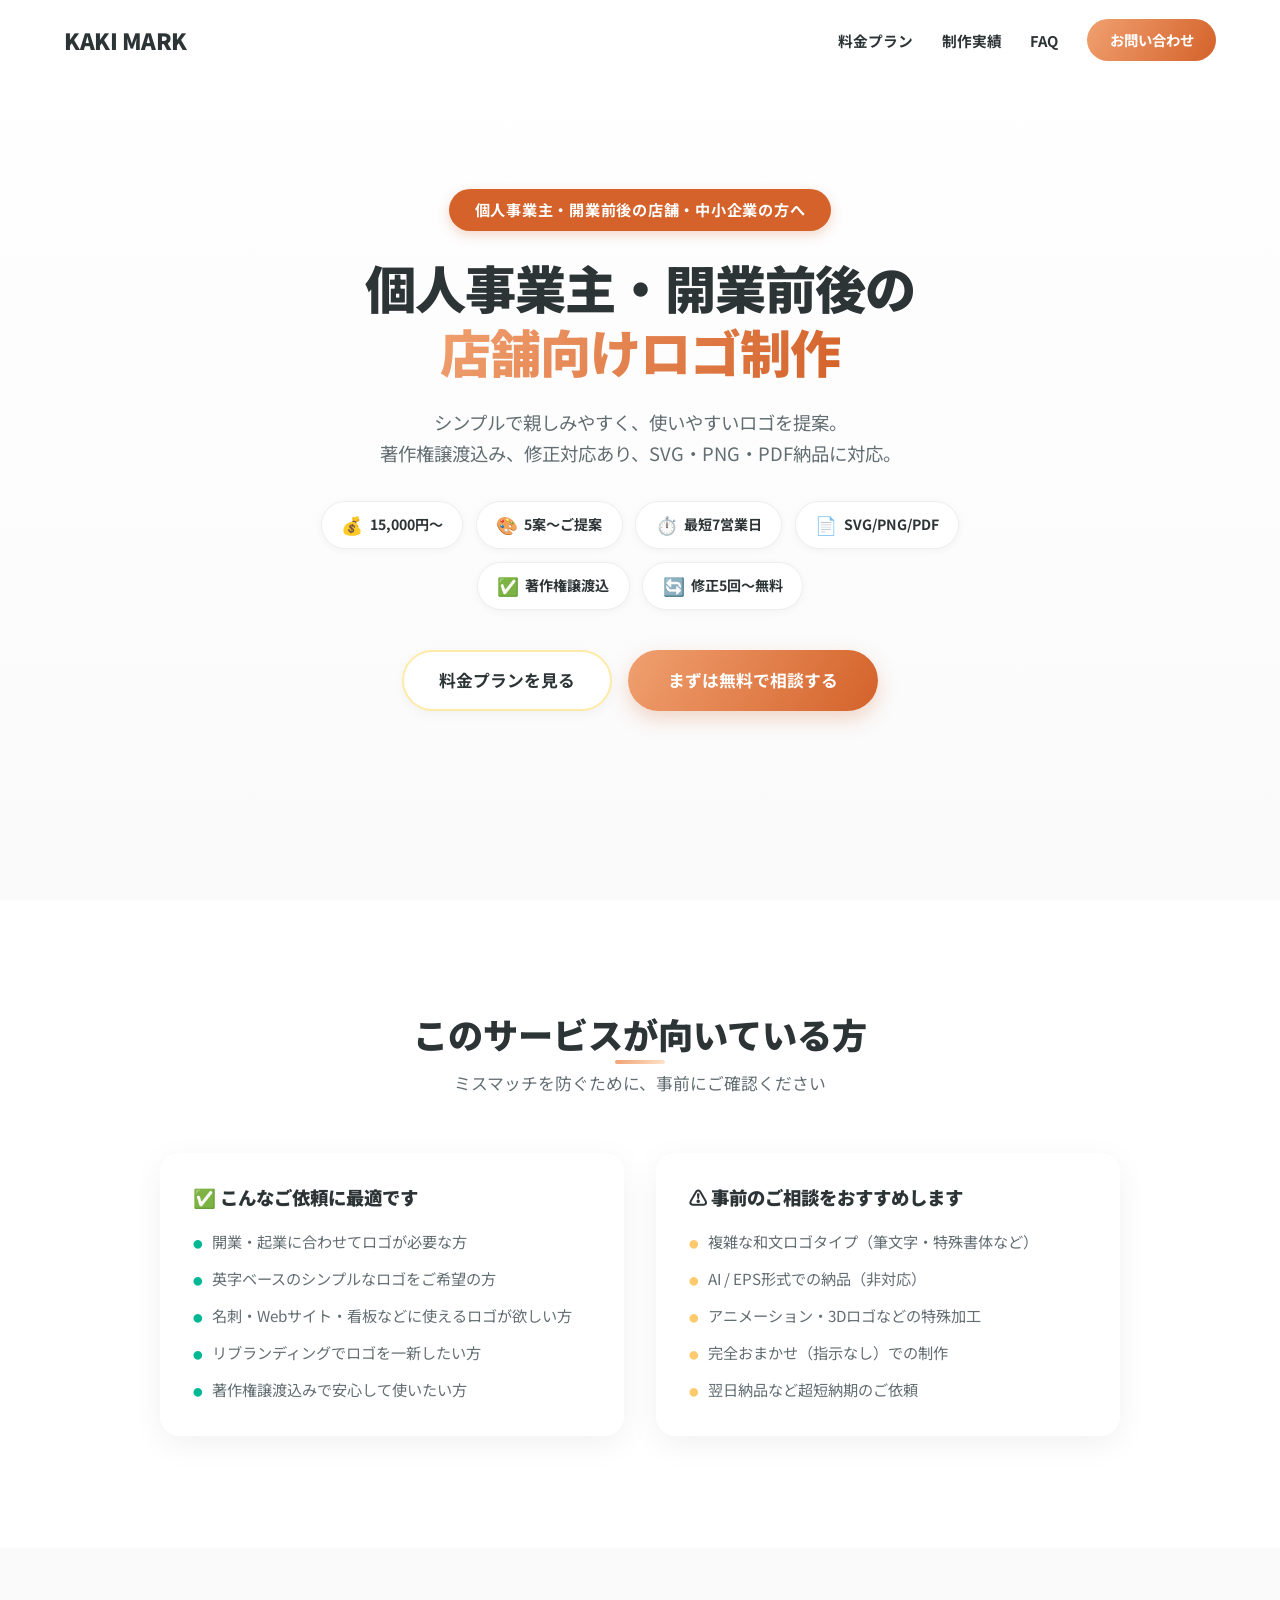
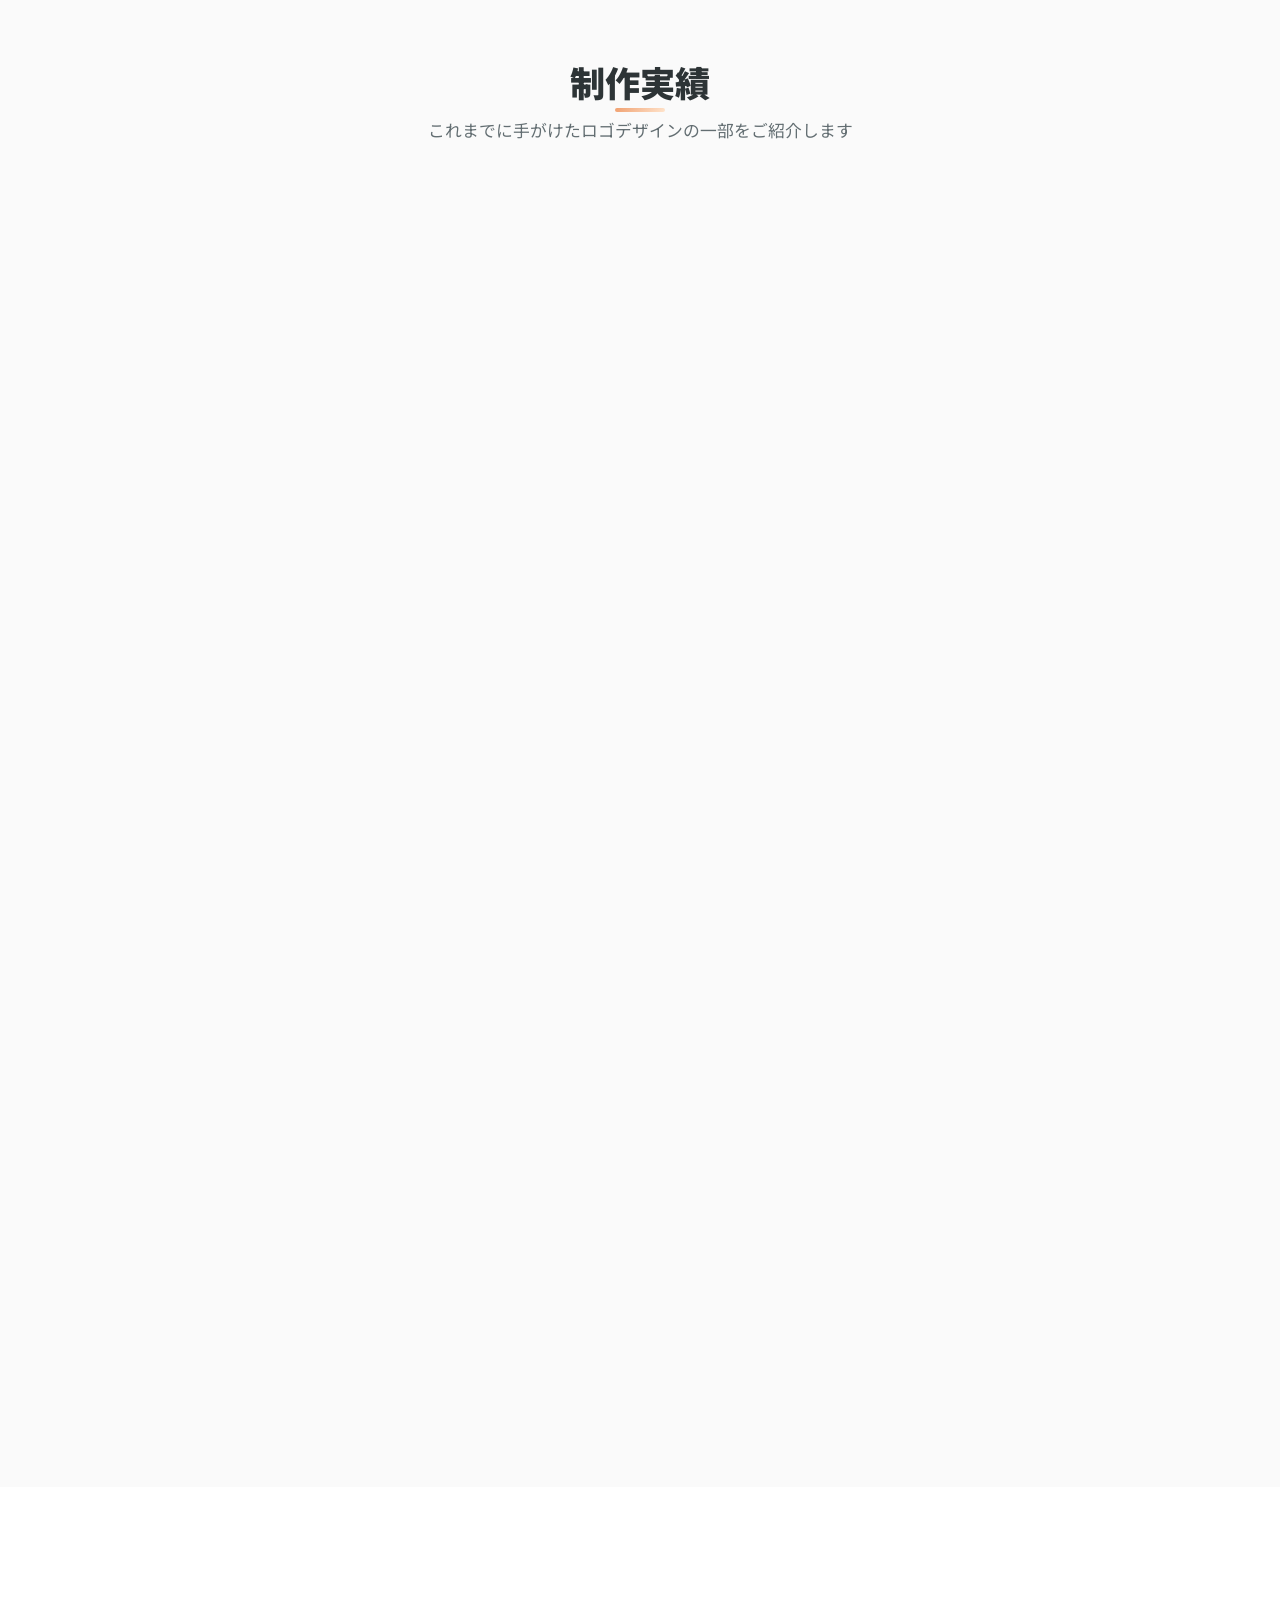
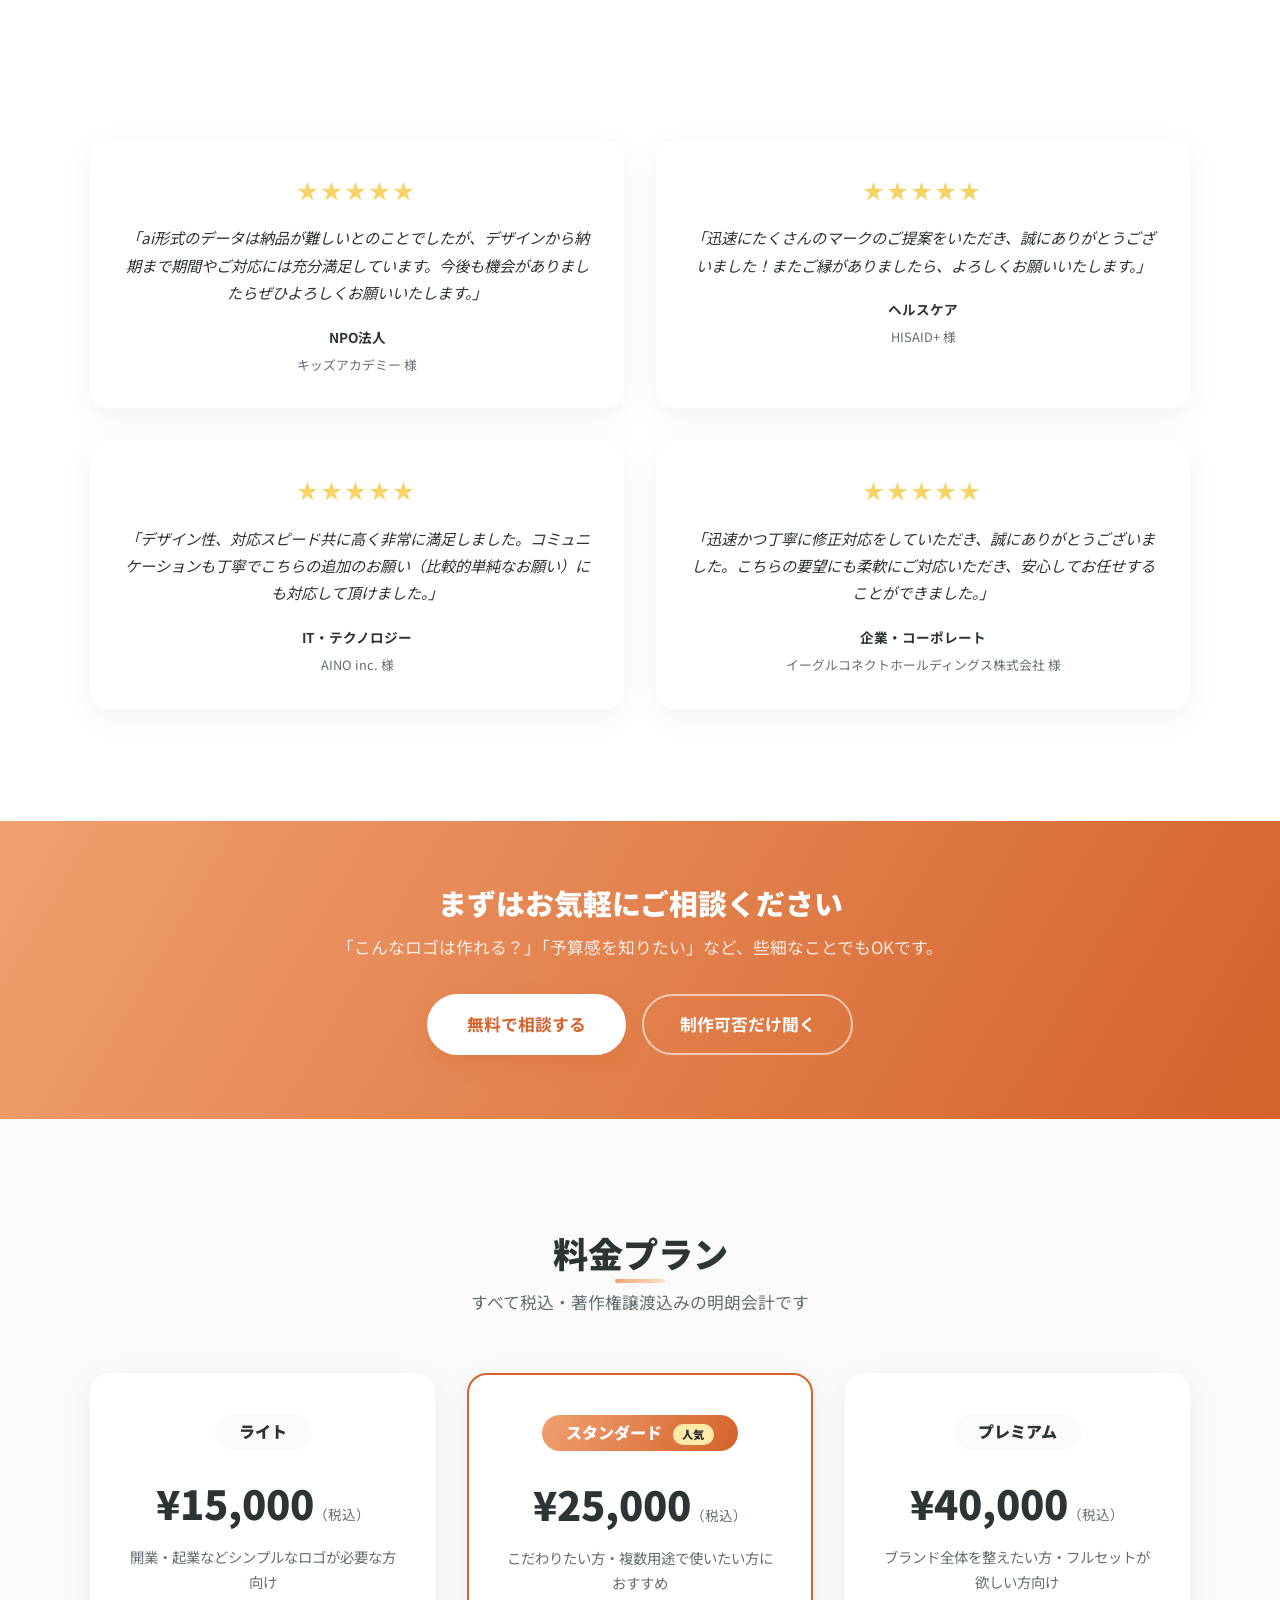
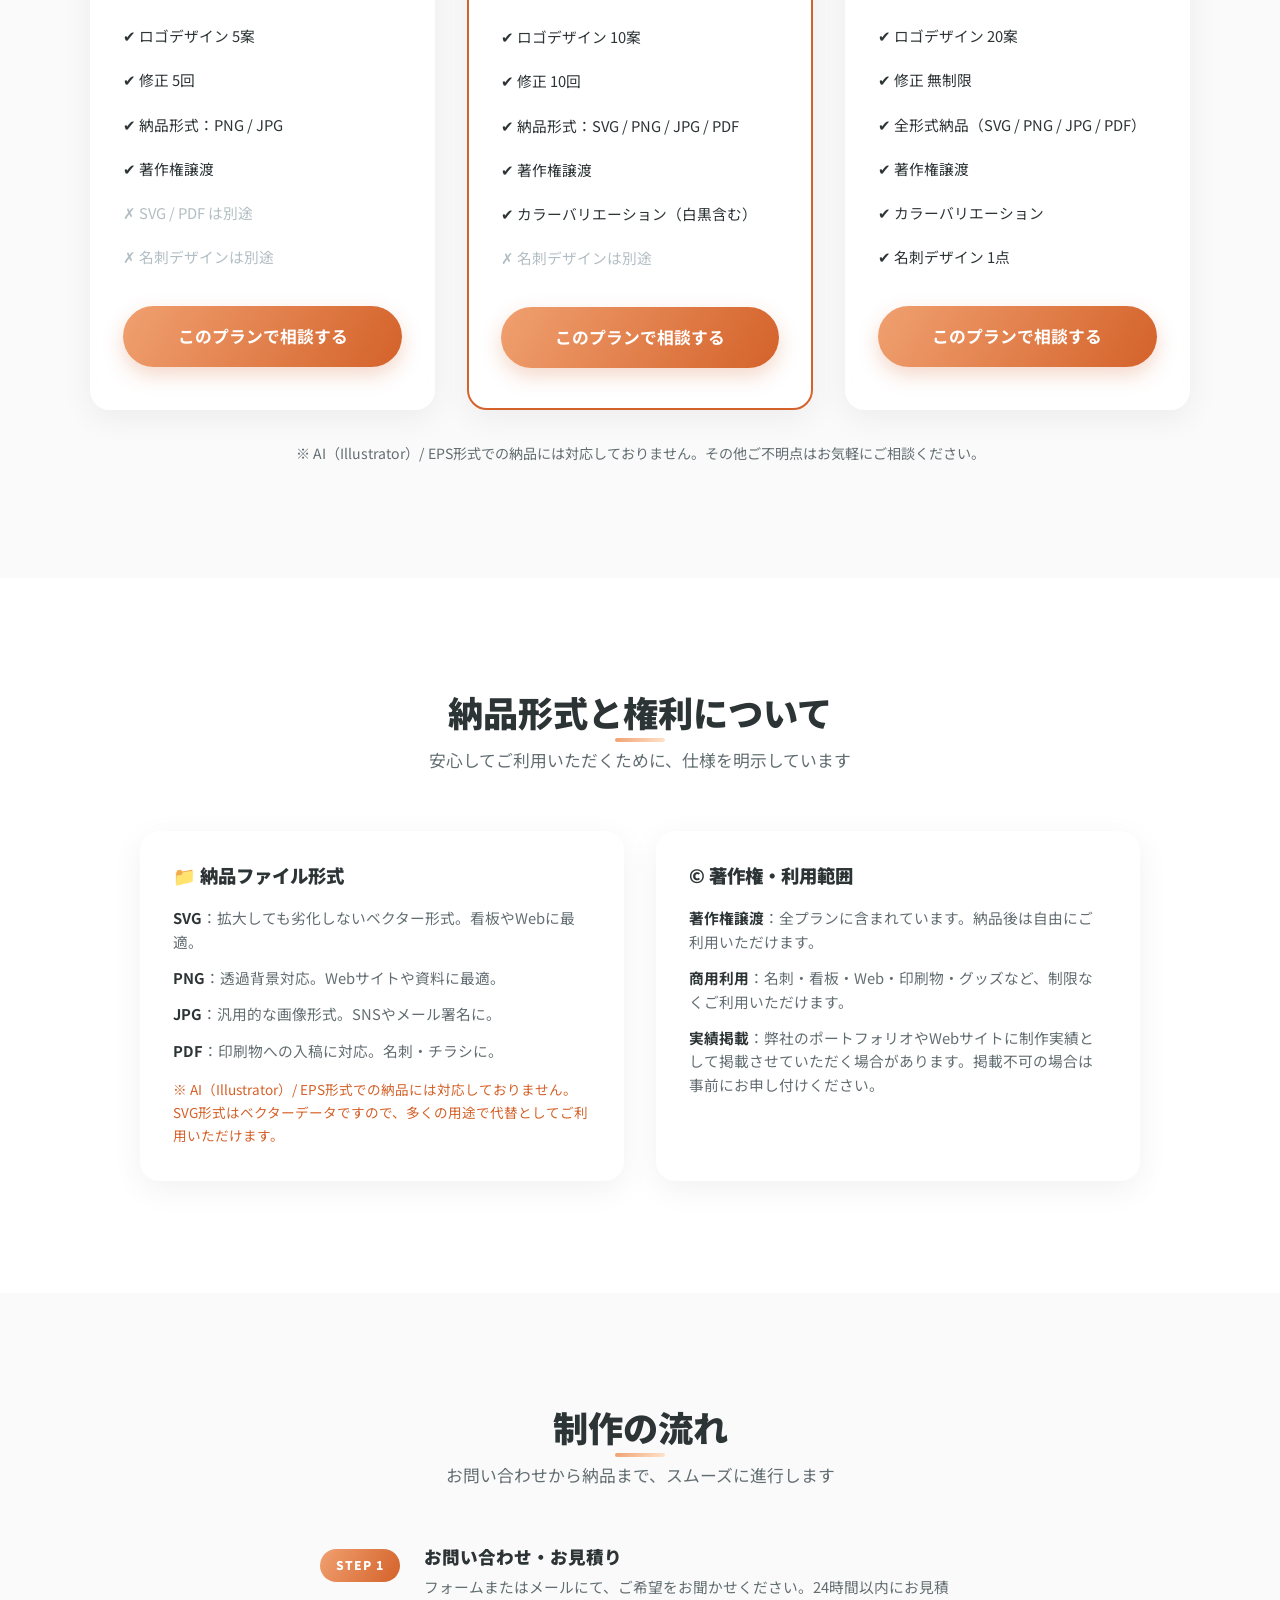
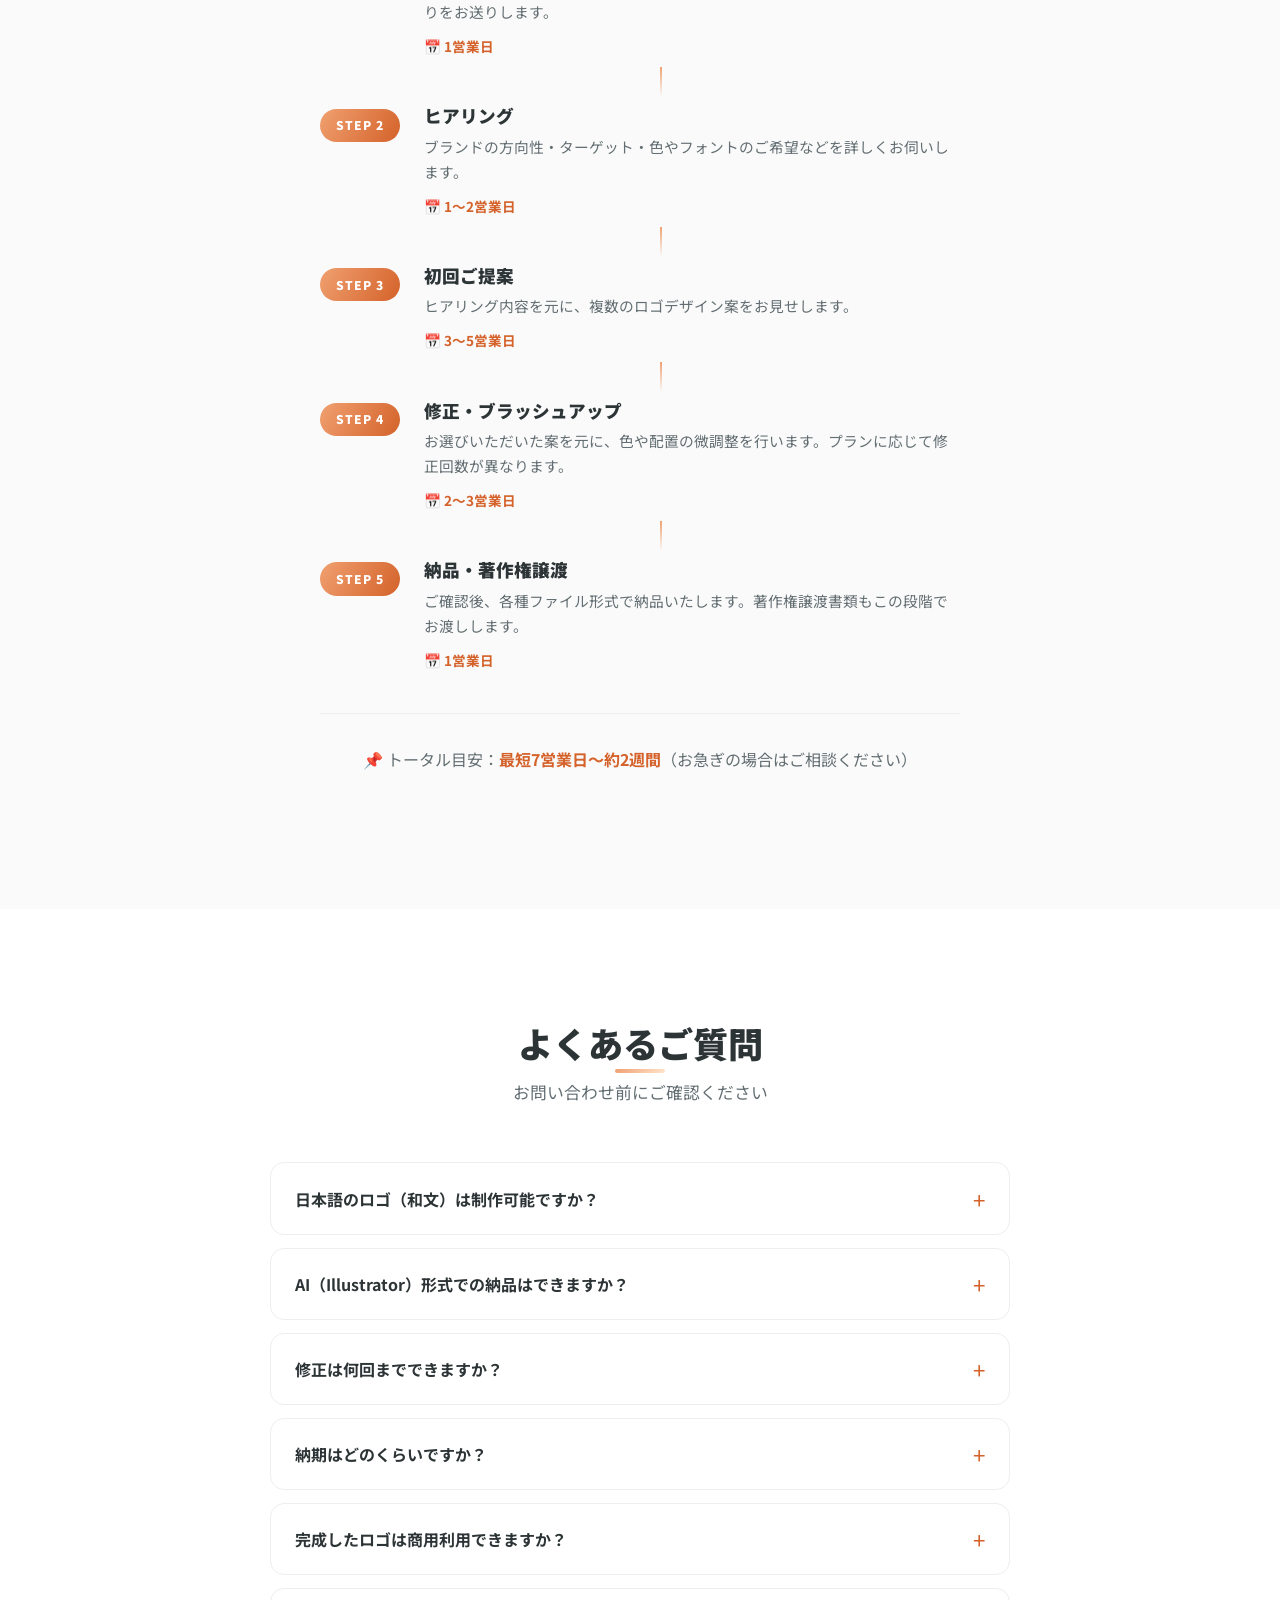
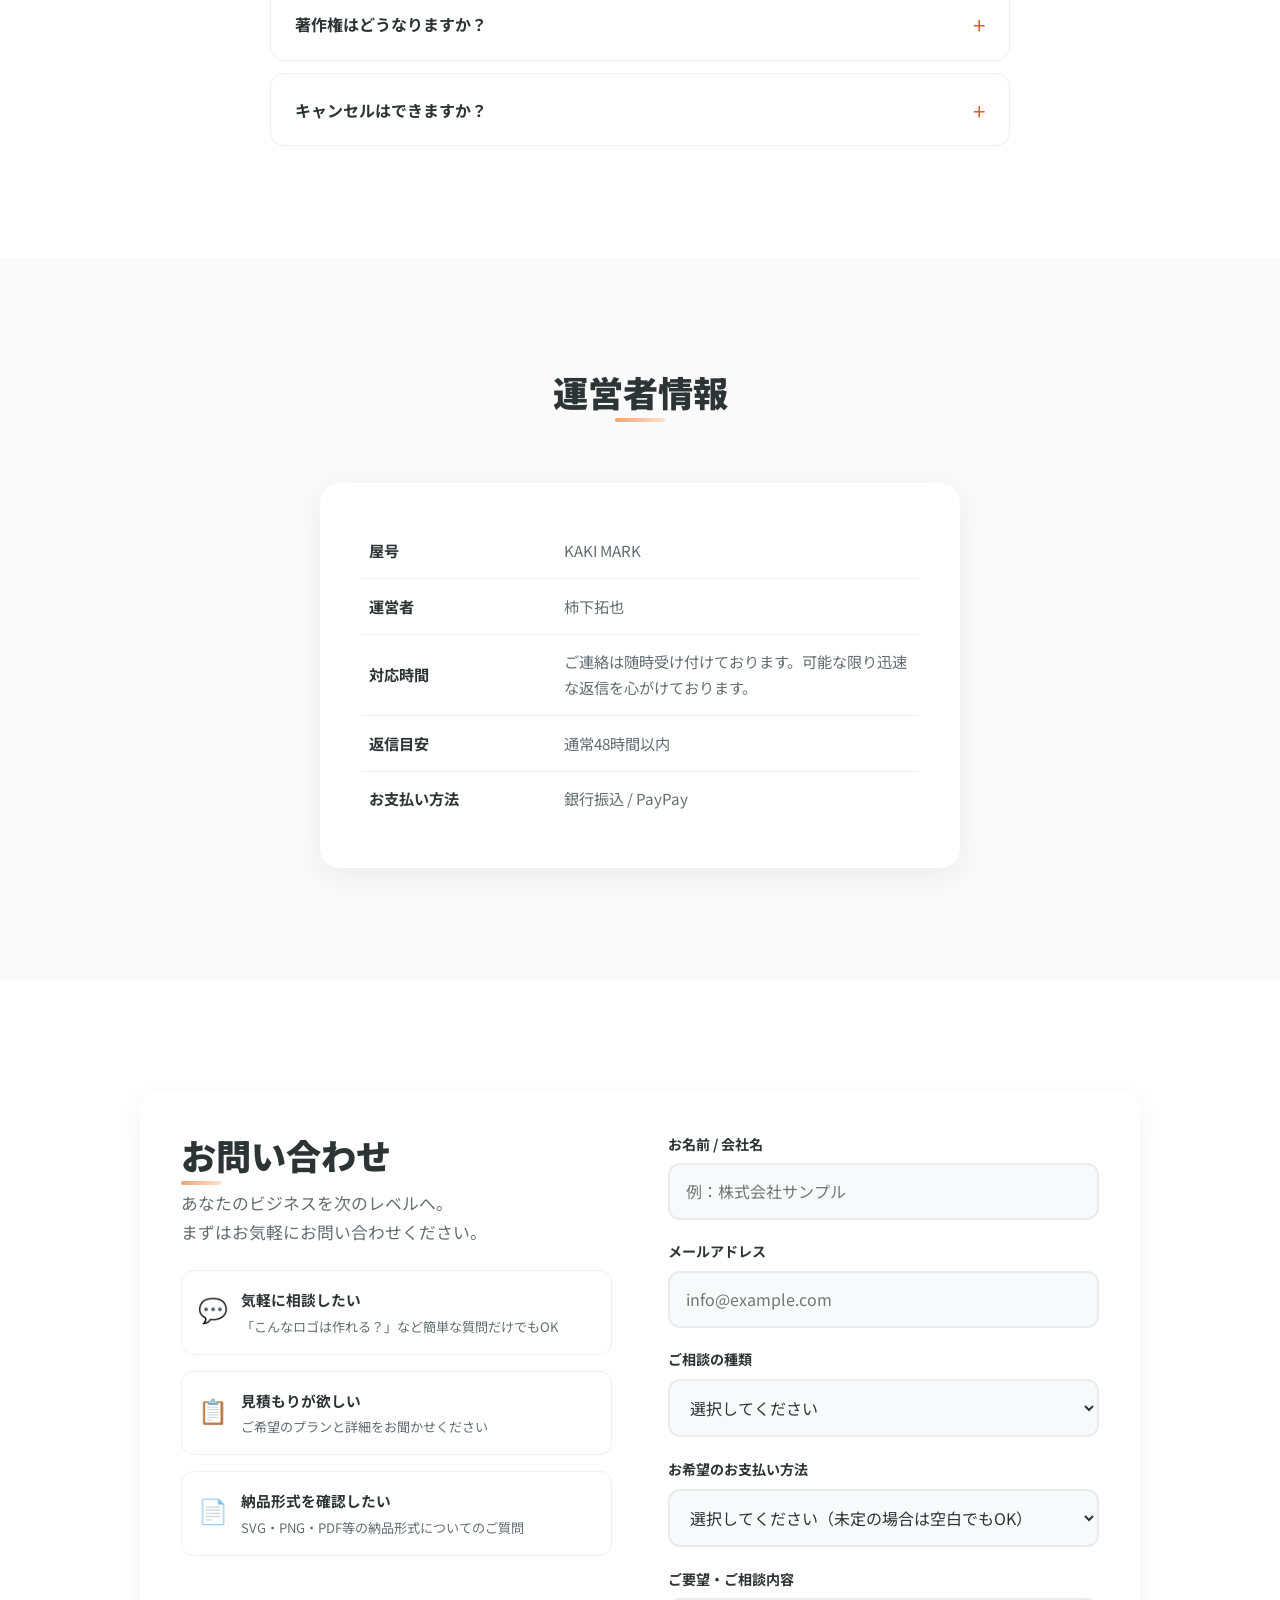
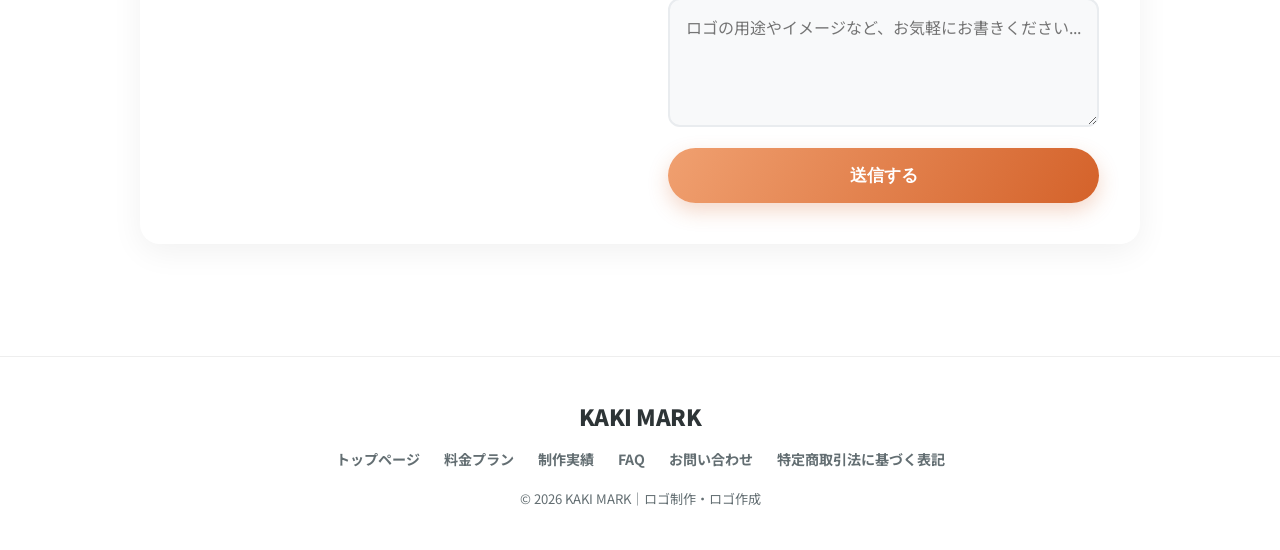
<file: index.html>
<!DOCTYPE html>
<html lang="ja">

<head>
    <meta charset="UTF-8">
    <meta name="viewport" content="width=device-width, initial-scale=1.0">
    <title>ロゴ制作・ロゴ作成｜個人事業主・開業向けデザイン | KAKI MARK</title>
    <meta name="description" content="個人事業主・開業前後の店舗・中小企業向けにロゴ制作を行っています。シンプルで親しみやすく、使いやすいロゴを提案。著作権譲渡込み、修正対応あり、SVG・PNG・PDF納品に対応。">
    <!-- canonical: リポジトリ名確定後にURLを更新してください -->
    <link rel="canonical" href="https://kaki-palette.github.io/logo-LP/">
    <link rel="preconnect" href="https://fonts.googleapis.com">
    <link rel="preconnect" href="https://fonts.gstatic.com" crossorigin>
    <link href="https://fonts.googleapis.com/css2?family=Noto+Sans+JP:wght@400;700;900&display=swap" rel="stylesheet">
    <link rel="stylesheet" href="style.css">

    <!-- 構造化データ: FAQPage -->
    <script type="application/ld+json">
    {
      "@context": "https://schema.org",
      "@type": "FAQPage",
      "mainEntity": [
        {
          "@type": "Question",
          "name": "日本語のロゴ（和文）は制作可能ですか？",
          "acceptedAnswer": {
            "@type": "Answer",
            "text": "はい、日本語のロゴタイプも制作可能です。ただし、複雑な筆文字など特殊な書体の場合は事前にご相談ください。英字ロゴの方が得意分野となります。"
          }
        },
        {
          "@type": "Question",
          "name": "AI（Illustrator）形式での納品はできますか？",
          "acceptedAnswer": {
            "@type": "Answer",
            "text": "申し訳ございませんが、AI（Illustrator）/ EPS形式での納品には対応しておりません。当サービスではSVG / PNG / JPG / PDFでの納品となります。SVG形式はベクターデータですので、多くの用途でAI形式の代替としてご利用いただけます。"
          }
        },
        {
          "@type": "Question",
          "name": "修正は何回までできますか？",
          "acceptedAnswer": {
            "@type": "Answer",
            "text": "プランにより異なります。ライトプランは5回、スタンダードプランは10回、プレミアムプランは無制限で修正可能です。"
          }
        },
        {
          "@type": "Question",
          "name": "納期はどのくらいですか？",
          "acceptedAnswer": {
            "@type": "Answer",
            "text": "通常、お問い合わせから納品まで7営業日〜2週間程度です。お急ぎの場合は事前にご相談いただければ、可能な限りスケジュールを調整いたします。"
          }
        },
        {
          "@type": "Question",
          "name": "完成したロゴは商用利用できますか？",
          "acceptedAnswer": {
            "@type": "Answer",
            "text": "はい、すべてのプランに著作権譲渡が含まれています。名刺、看板、Webサイト、印刷物、グッズなど制限なく商用利用いただけます。"
          }
        },
        {
          "@type": "Question",
          "name": "著作権はどうなりますか？",
          "acceptedAnswer": {
            "@type": "Answer",
            "text": "納品・お支払い完了後、採用デザインの著作権はお客様へ譲渡いたします。商用利用・Web・印刷物などに自由にご利用可能です。原則として譲渡書類は発行しておりませんが、必要な場合は事前にご相談ください。なお、未採用案・ラフ案等は譲渡対象外となります。制作実績として掲載させていただく場合がありますが、掲載不可の場合は事前にお申し付けください。"
          }
        },
        {
          "@type": "Question",
          "name": "キャンセルはできますか？",
          "acceptedAnswer": {
            "@type": "Answer",
            "text": "ヒアリング前であれば無料でキャンセル可能です。初回提案後のキャンセルについては、進行度に応じた費用が発生する場合がございます。詳細はお問い合わせ時にご説明いたします。"
          }
        }
      ]
    }
    </script>

    <!-- 構造化データ: Organization -->
    <script type="application/ld+json">
    {
      "@context": "https://schema.org",
      "@type": "Organization",
      "name": "KAKI MARK",
      "url": "https://kaki-palette.github.io/logo-LP/",
      "description": "個人事業主・開業前後の店舗・中小企業向けにロゴ制作を行っています。",
      "contactPoint": {
        "@type": "ContactPoint",
        "contactType": "customer service",
        "availableLanguage": "Japanese"
      }
    }
    </script>
</head>

<body>
    <!-- Navbar -->
    <nav class="navbar">
        <a href="index.html" class="logo-text">KAKI MARK</a>
        <ul class="nav-links">
            <li><a href="#pricing">料金プラン</a></li>
            <li><a href="#portfolio">制作実績</a></li>
            <li><a href="#faq">FAQ</a></li>
            <li><a href="#contact" class="btn-primary-sm">お問い合わせ</a></li>
        </ul>
        <!-- Mobile hamburger -->
        <button class="hamburger" id="hamburger" aria-label="メニューを開く">
            <span></span><span></span><span></span>
        </button>
    </nav>

    <!-- ========== 1. Hero Section (ファーストビュー具体化) ========== -->
    <header class="hero" id="home">
        <div class="hero-inner fade-in">
            <p class="hero-tag">個人事業主・開業前後の店舗・中小企業の方へ</p>
            <h1>個人事業主・開業前後の<br><span class="gradient-text">店舗向けロゴ制作</span></h1>
            <p class="hero-sub">シンプルで親しみやすく、使いやすいロゴを提案。<br>著作権譲渡込み、修正対応あり、SVG・PNG・PDF納品に対応。</p>

            <!-- ファーストビュー バッジ群 -->
            <div class="hero-badges">
                <div class="badge-item">
                    <span class="badge-icon">💰</span>
                    <span class="badge-label">15,000円〜</span>
                </div>
                <div class="badge-item">
                    <span class="badge-icon">🎨</span>
                    <span class="badge-label">5案〜ご提案</span>
                </div>
                <div class="badge-item">
                    <span class="badge-icon">⏱️</span>
                    <span class="badge-label">最短7営業日</span>
                </div>
                <div class="badge-item">
                    <span class="badge-icon">📄</span>
                    <span class="badge-label">SVG/PNG/PDF</span>
                </div>
                <div class="badge-item">
                    <span class="badge-icon">✅</span>
                    <span class="badge-label">著作権譲渡込</span>
                </div>
                <div class="badge-item">
                    <span class="badge-icon">🔄</span>
                    <span class="badge-label">修正5回〜無料</span>
                </div>
            </div>

            <div class="hero-buttons">
                <a href="#pricing" class="btn-secondary">料金プランを見る</a>
                <a href="#contact" class="btn-primary">まずは無料で相談する</a>
            </div>
        </div>
    </header>

    <!-- ========== 2. 適している依頼 / 適していない依頼 ========== -->
    <section class="fit-section section-padding" id="fit">
        <div class="section-title fade-in">
            <h2>このサービスが向いている方</h2>
            <p>ミスマッチを防ぐために、事前にご確認ください</p>
        </div>
        <div class="fit-grid">
            <div class="fit-card fit-good glass-card fade-in">
                <h3>✅ こんなご依頼に最適です</h3>
                <ul>
                    <li>開業・起業に合わせてロゴが必要な方</li>
                    <li>英字ベースのシンプルなロゴをご希望の方</li>
                    <li>名刺・Webサイト・看板などに使えるロゴが欲しい方</li>
                    <li>リブランディングでロゴを一新したい方</li>
                    <li>著作権譲渡込みで安心して使いたい方</li>
                </ul>
            </div>
            <div class="fit-card fit-caution glass-card fade-in">
                <h3>⚠️ 事前のご相談をおすすめします</h3>
                <ul>
                    <li>複雑な和文ロゴタイプ（筆文字・特殊書体など）</li>
                    <li>AI / EPS形式での納品（非対応）</li>
                    <li>アニメーション・3Dロゴなどの特殊加工</li>
                    <li>完全おまかせ（指示なし）での制作</li>
                    <li>翌日納品など超短納期のご依頼</li>
                </ul>
            </div>
        </div>
    </section>

    <!-- ========== 3. 制作実績・事例紹介 ========== -->
    <section class="portfolio section-padding" id="portfolio">
        <div class="section-title fade-in">
            <h2>制作実績</h2>
            <p>これまでに手がけたロゴデザインの一部をご紹介します</p>
        </div>
        <div class="portfolio-grid">
            <!-- 実績1 -->
            <div class="portfolio-card glass-card fade-in">
                <div class="portfolio-img">
                    <img src="images/logo1.jpeg" alt="NPO キッズアカデミー ロゴ">
                </div>
                <div class="portfolio-info">
                    <span class="portfolio-tag">NPO法人</span>
                    <h3>キッズアカデミー 様</h3>
                    <p class="portfolio-desc">子ども向け教育NPOのロゴ制作。自然と学びを象徴する葉と本のモチーフで、親しみやすさと信頼感を表現しました。</p>
                    <div class="portfolio-meta">
                        <span>📄 SVG / PNG</span>
                        <span>🏷️ 名刺・Webサイト・パンフレット</span>
                    </div>
                </div>
            </div>
            <!-- 実績2 -->
            <div class="portfolio-card glass-card fade-in">
                <div class="portfolio-img">
                    <img src="images/logo2.png" alt="HOTEL LA VICTOIRE ロゴ">
                </div>
                <div class="portfolio-info">
                    <span class="portfolio-tag">ホテル・宿泊業</span>
                    <h3>HOTEL LA VICTOIRE 様</h3>
                    <p class="portfolio-desc">高級ブティックホテルのブランドロゴ。洗練されたセリフ体とミニマルなモノグラムで、上質な空間を想起させるデザインです。</p>
                    <div class="portfolio-meta">
                        <span>📄 SVG / PNG / PDF</span>
                        <span>🏷️ 看板・Webサイト・アメニティ</span>
                    </div>
                </div>
            </div>
            <!-- 実績3 -->
            <div class="portfolio-card glass-card fade-in">
                <div class="portfolio-img">
                    <img src="images/logo3.png" alt="HISAID+ ロゴ">
                </div>
                <div class="portfolio-info">
                    <span class="portfolio-tag">ヘルスケア</span>
                    <h3>HISAID+ 様</h3>
                    <p class="portfolio-desc">ヘルスケアブランドのロゴ制作。水滴モチーフと+マークで「癒し」と「プラスの価値」を表現したクリーンなデザインです。</p>
                    <div class="portfolio-meta">
                        <span>📄 SVG / PNG</span>
                        <span>🏷️ 商品パッケージ・ECサイト</span>
                    </div>
                </div>
            </div>
            <!-- 実績4 -->
            <div class="portfolio-card glass-card fade-in">
                <div class="portfolio-img">
                    <img src="images/logo4.png" alt="RK HOLDINGS ロゴ">
                </div>
                <div class="portfolio-info">
                    <span class="portfolio-tag">不動産・管理</span>
                    <h3>RK HOLDINGS 様</h3>
                    <p class="portfolio-desc">不動産管理会社のコーポレートロゴ。堅実さと成長を感じさせるモダンなレタリングで、多用途展開を想定したデザインです。</p>
                    <div class="portfolio-meta">
                        <span>📄 SVG / PNG / PDF</span>
                        <span>🏷️ 名刺・封筒・Webサイト・看板</span>
                    </div>
                </div>
            </div>
            <!-- 実績5 -->
            <div class="portfolio-card glass-card fade-in">
                <div class="portfolio-img">
                    <img src="images/logo5.png" alt="AINO inc. ロゴ">
                </div>
                <div class="portfolio-info">
                    <span class="portfolio-tag">IT・テクノロジー</span>
                    <h3>AINO inc. 様</h3>
                    <p class="portfolio-desc">IT企業のコーポレートロゴ。テクノロジーと繋がりを象徴するリンクモチーフで、先進性と信頼性を兼ね備えたデザインです。</p>
                    <div class="portfolio-meta">
                        <span>📄 SVG / PNG</span>
                        <span>🏷️ Webサイト・名刺・プレゼン資料</span>
                    </div>
                </div>
            </div>
            <!-- 実績6 -->
            <div class="portfolio-card glass-card fade-in">
                <div class="portfolio-img">
                    <img src="images/logo6.png" alt="イーグルコネクトホールディングス株式会社 ロゴ">
                </div>
                <div class="portfolio-info">
                    <span class="portfolio-tag">企業・コーポレート</span>
                    <h3>イーグルコネクトホールディングス株式会社 様</h3>
                    <p class="portfolio-desc">成長・ポジティブ・つながり・グローバルな広がりを表現したデザインです。</p>
                    <div class="portfolio-meta">
                        <span>📄 SVG / PNG / PDF</span>
                        <span>🏷️ Webサイト・名刺・資料など</span>
                    </div>
                </div>
            </div>
        </div>
    </section>

    <!-- ========== 4. 口コミ・依頼者の声 ========== -->
    <section class="testimonials section-padding" id="testimonials">
        <div class="section-title fade-in">
            <h2>ご依頼者の声</h2>
            <p>実際にロゴ制作をご依頼いただいたお客様の声をご紹介します</p>
        </div>
        <div class="testimonial-grid">
            <div class="testimonial-card glass-card fade-in">
                <div class="testimonial-stars">★★★★★</div>
                <p class="testimonial-text">「ai形式のデータは納品が難しいとのことでしたが、デザインから納期まで期間やご対応には充分満足しています。今後も機会がありましたらぜひよろしくお願いいたします。」</p>
                <div class="testimonial-author">
                    <span class="author-industry">NPO法人</span>
                    <span class="author-purpose">キッズアカデミー 様</span>
                </div>
            </div>
            <div class="testimonial-card glass-card fade-in">
                <div class="testimonial-stars">★★★★★</div>
                <p class="testimonial-text">「迅速にたくさんのマークのご提案をいただき、誠にありがとうございました！またご縁がありましたら、よろしくお願いいたします。」</p>
                <div class="testimonial-author">
                    <span class="author-industry">ヘルスケア</span>
                    <span class="author-purpose">HISAID+ 様</span>
                </div>
            </div>
            <div class="testimonial-card glass-card fade-in">
                <div class="testimonial-stars">★★★★★</div>
                <p class="testimonial-text">「デザイン性、対応スピード共に高く非常に満足しました。コミュニケーションも丁寧でこちらの追加のお願い（比較的単純なお願い）にも対応して頂けました。」</p>
                <div class="testimonial-author">
                    <span class="author-industry">IT・テクノロジー</span>
                    <span class="author-purpose">AINO inc. 様</span>
                </div>
            </div>
            <div class="testimonial-card glass-card fade-in">
                <div class="testimonial-stars">★★★★★</div>
                <p class="testimonial-text">「迅速かつ丁寧に修正対応をしていただき、誠にありがとうございました。こちらの要望にも柔軟にご対応いただき、安心してお任せすることができました。」</p>
                <div class="testimonial-author">
                    <span class="author-industry">企業・コーポレート</span>
                    <span class="author-purpose">イーグルコネクトホールディングス株式会社 様</span>
                </div>
            </div>
        </div>
    </section>

    <!-- 中間CTA -->
    <section class="mid-cta">
        <div class="mid-cta-inner fade-in">
            <h2>まずはお気軽にご相談ください</h2>
            <p>「こんなロゴは作れる？」「予算感を知りたい」など、些細なことでもOKです。</p>
            <div class="mid-cta-buttons">
                <a href="#contact" class="btn-primary">無料で相談する</a>
                <a href="#contact" class="btn-outline">制作可否だけ聞く</a>
            </div>
        </div>
    </section>

    <!-- ========== 5. 価格表（プラン） ========== -->
    <section class="pricing section-padding" id="pricing">
        <div class="section-title fade-in">
            <h2>料金プラン</h2>
            <p>すべて税込・著作権譲渡込みの明朗会計です</p>
        </div>
        <div class="pricing-grid">
            <div class="pricing-card glass-card fade-in">
                <div class="pricing-badge">ライト</div>
                <div class="pricing-price">¥15,000<span>（税込）</span></div>
                <p class="pricing-desc">開業・起業などシンプルなロゴが必要な方向け</p>
                <ul class="pricing-features">
                    <li class="included">✔ ロゴデザイン 5案</li>
                    <li class="included">✔ 修正 5回</li>
                    <li class="included">✔ 納品形式：PNG / JPG</li>
                    <li class="included">✔ 著作権譲渡</li>
                    <li class="excluded">✗ SVG / PDF は別途</li>
                    <li class="excluded">✗ 名刺デザインは別途</li>
                </ul>
                <a href="#contact" class="btn-primary w-100">このプランで相談する</a>
            </div>
            <div class="pricing-card pricing-popular glass-card fade-in">
                <div class="pricing-badge popular-badge">スタンダード <span class="popular-label">人気</span></div>
                <div class="pricing-price">¥25,000<span>（税込）</span></div>
                <p class="pricing-desc">こだわりたい方・複数用途で使いたい方におすすめ</p>
                <ul class="pricing-features">
                    <li class="included">✔ ロゴデザイン 10案</li>
                    <li class="included">✔ 修正 10回</li>
                    <li class="included">✔ 納品形式：SVG / PNG / JPG / PDF</li>
                    <li class="included">✔ 著作権譲渡</li>
                    <li class="included">✔ カラーバリエーション（白黒含む）</li>
                    <li class="excluded">✗ 名刺デザインは別途</li>
                </ul>
                <a href="#contact" class="btn-primary w-100">このプランで相談する</a>
            </div>
            <div class="pricing-card glass-card fade-in">
                <div class="pricing-badge">プレミアム</div>
                <div class="pricing-price">¥40,000<span>（税込）</span></div>
                <p class="pricing-desc">ブランド全体を整えたい方・フルセットが欲しい方向け</p>
                <ul class="pricing-features">
                    <li class="included">✔ ロゴデザイン 20案</li>
                    <li class="included">✔ 修正 無制限</li>
                    <li class="included">✔ 全形式納品（SVG / PNG / JPG / PDF）</li>
                    <li class="included">✔ 著作権譲渡</li>
                    <li class="included">✔ カラーバリエーション</li>
                    <li class="included">✔ 名刺デザイン 1点</li>
                </ul>
                <a href="#contact" class="btn-primary w-100">このプランで相談する</a>
            </div>
        </div>
        <p class="pricing-note fade-in">※ AI（Illustrator）/ EPS形式での納品には対応しておりません。その他ご不明点はお気軽にご相談ください。</p>
    </section>

    <!-- ========== 6. 納品形式・権利・運用範囲 ========== -->
    <section class="deliverables section-padding" id="deliverables">
        <div class="section-title fade-in">
            <h2>納品形式と権利について</h2>
            <p>安心してご利用いただくために、仕様を明示しています</p>
        </div>
        <div class="deliverables-grid">
            <div class="deliverable-card glass-card fade-in">
                <h3>📁 納品ファイル形式</h3>
                <ul>
                    <li><strong>SVG</strong>：拡大しても劣化しないベクター形式。看板やWebに最適。</li>
                    <li><strong>PNG</strong>：透過背景対応。Webサイトや資料に最適。</li>
                    <li><strong>JPG</strong>：汎用的な画像形式。SNSやメール署名に。</li>
                    <li><strong>PDF</strong>：印刷物への入稿に対応。名刺・チラシに。</li>
                </ul>
                <p class="deliverable-note">※ AI（Illustrator）/ EPS形式での納品には対応しておりません。SVG形式はベクターデータですので、多くの用途で代替としてご利用いただけます。</p>
            </div>
            <div class="deliverable-card glass-card fade-in">
                <h3>©️ 著作権・利用範囲</h3>
                <ul>
                    <li><strong>著作権譲渡</strong>：全プランに含まれています。納品後は自由にご利用いただけます。</li>
                    <li><strong>商用利用</strong>：名刺・看板・Web・印刷物・グッズなど、制限なくご利用いただけます。</li>
                    <li><strong>実績掲載</strong>：弊社のポートフォリオやWebサイトに制作実績として掲載させていただく場合があります。掲載不可の場合は事前にお申し付けください。</li>
                </ul>
            </div>
        </div>
    </section>

    <!-- ========== 7. 制作フローと納期 ========== -->
    <section class="flow-section section-padding" id="flow">
        <div class="section-title fade-in">
            <h2>制作の流れ</h2>
            <p>お問い合わせから納品まで、スムーズに進行します</p>
        </div>
        <div class="flow-timeline">
            <div class="flow-step fade-in">
                <div class="flow-step-number">STEP 1</div>
                <div class="flow-step-content">
                    <h3>お問い合わせ・お見積り</h3>
                    <p>フォームまたはメールにて、ご希望をお聞かせください。24時間以内にお見積りをお送りします。</p>
                    <span class="flow-days">📅 1営業日</span>
                </div>
            </div>
            <div class="flow-connector"></div>
            <div class="flow-step fade-in">
                <div class="flow-step-number">STEP 2</div>
                <div class="flow-step-content">
                    <h3>ヒアリング</h3>
                    <p>ブランドの方向性・ターゲット・色やフォントのご希望などを詳しくお伺いします。</p>
                    <span class="flow-days">📅 1〜2営業日</span>
                </div>
            </div>
            <div class="flow-connector"></div>
            <div class="flow-step fade-in">
                <div class="flow-step-number">STEP 3</div>
                <div class="flow-step-content">
                    <h3>初回ご提案</h3>
                    <p>ヒアリング内容を元に、複数のロゴデザイン案をお見せします。</p>
                    <span class="flow-days">📅 3〜5営業日</span>
                </div>
            </div>
            <div class="flow-connector"></div>
            <div class="flow-step fade-in">
                <div class="flow-step-number">STEP 4</div>
                <div class="flow-step-content">
                    <h3>修正・ブラッシュアップ</h3>
                    <p>お選びいただいた案を元に、色や配置の微調整を行います。プランに応じて修正回数が異なります。</p>
                    <span class="flow-days">📅 2〜3営業日</span>
                </div>
            </div>
            <div class="flow-connector"></div>
            <div class="flow-step fade-in">
                <div class="flow-step-number">STEP 5</div>
                <div class="flow-step-content">
                    <h3>納品・著作権譲渡</h3>
                    <p>ご確認後、各種ファイル形式で納品いたします。著作権譲渡書類もこの段階でお渡しします。</p>
                    <span class="flow-days">📅 1営業日</span>
                </div>
            </div>
        </div>
        <div class="flow-total fade-in">
            <p>📌 トータル目安：<strong>最短7営業日〜約2週間</strong>（お急ぎの場合はご相談ください）</p>
        </div>
    </section>

    <!-- ========== 8. FAQ ========== -->
    <section class="faq section-padding" id="faq">
        <div class="section-title fade-in">
            <h2>よくあるご質問</h2>
            <p>お問い合わせ前にご確認ください</p>
        </div>
        <div class="faq-list">
            <div class="faq-item fade-in">
                <button class="faq-question" aria-expanded="false">
                    <span>日本語のロゴ（和文）は制作可能ですか？</span>
                    <span class="faq-icon">+</span>
                </button>
                <div class="faq-answer">
                    <p>はい、日本語のロゴタイプも制作可能です。ただし、複雑な筆文字など特殊な書体の場合は事前にご相談ください。英字ロゴの方が得意分野となります。</p>
                </div>
            </div>
            <div class="faq-item fade-in">
                <button class="faq-question" aria-expanded="false">
                    <span>AI（Illustrator）形式での納品はできますか？</span>
                    <span class="faq-icon">+</span>
                </button>
                <div class="faq-answer">
                    <p>申し訳ございませんが、AI（Illustrator）/ EPS形式での納品には対応しておりません。当サービスではIllustratorを使用した制作を行っていないため、これらの形式でのデータ提供ができません。納品はSVG / PNG / JPG / PDF形式となります。SVG形式はベクターデータですので、多くの用途でAI形式の代替としてご利用いただけます。</p>
                </div>
            </div>
            <div class="faq-item fade-in">
                <button class="faq-question" aria-expanded="false">
                    <span>修正は何回までできますか？</span>
                    <span class="faq-icon">+</span>
                </button>
                <div class="faq-answer">
                    <p>プランにより異なります。ライトプランは5回、スタンダードプランは10回、プレミアムプランは無制限で修正可能です。納得いただけるまでしっかり対応いたします。</p>
                </div>
            </div>
            <div class="faq-item fade-in">
                <button class="faq-question" aria-expanded="false">
                    <span>納期はどのくらいですか？</span>
                    <span class="faq-icon">+</span>
                </button>
                <div class="faq-answer">
                    <p>通常、お問い合わせから納品まで7営業日〜2週間程度です。お急ぎの場合は事前にご相談いただければ、可能な限りスケジュールを調整いたします。</p>
                </div>
            </div>
            <div class="faq-item fade-in">
                <button class="faq-question" aria-expanded="false">
                    <span>完成したロゴは商用利用できますか？</span>
                    <span class="faq-icon">+</span>
                </button>
                <div class="faq-answer">
                    <p>はい、すべてのプランに著作権譲渡が含まれています。名刺、看板、Webサイト、印刷物、グッズなど制限なく商用利用いただけます。</p>
                </div>
            </div>
            <div class="faq-item fade-in">
                <button class="faq-question" aria-expanded="false">
                    <span>著作権はどうなりますか？</span>
                    <span class="faq-icon">+</span>
                </button>
                <div class="faq-answer">
                    <p>納品・お支払い完了後、採用デザインの著作権はお客様へ譲渡いたします。商用利用・Web・印刷物などに自由にご利用いただけます。<br>
                    原則として別途の譲渡書類は発行しておりませんが、法人利用や社内手続き等で必要な場合は事前にご相談ください。<br><br>
                    ※未採用案・ラフ案・制作途中のデザインは譲渡対象外となります。<br>
                    ※弊社の制作実績として掲載させていただく場合があります（掲載不可の場合は事前にお申し付けください）。</p>
                </div>
            </div>
            <div class="faq-item fade-in">
                <button class="faq-question" aria-expanded="false">
                    <span>キャンセルはできますか？</span>
                    <span class="faq-icon">+</span>
                </button>
                <div class="faq-answer">
                    <p>ヒアリング前であれば無料でキャンセル可能です。初回提案後のキャンセルについては、進行度に応じた費用が発生する場合がございます。詳細はお問い合わせ時にご説明いたします。</p>
                </div>
            </div>
        </div>
    </section>

    <!-- ========== 9. 運営者情報 ========== -->
    <section class="operator section-padding" id="operator">
        <div class="section-title fade-in">
            <h2>運営者情報</h2>
        </div>
        <div class="operator-card glass-card fade-in">
            <table class="operator-table">
                <tr><th>屋号</th><td>KAKI MARK</td></tr>
                <tr><th>運営者</th><td>柿下拓也</td></tr>
                <tr><th>対応時間</th><td>ご連絡は随時受け付けております。可能な限り迅速な返信を心がけております。</td></tr>
                <tr><th>返信目安</th><td>通常48時間以内</td></tr>
                <tr><th>お支払い方法</th><td>銀行振込 / PayPay</td></tr>
            </table>
        </div>
    </section>

    <!-- ========== お問い合わせ (CTA強化) ========== -->
    <section class="contact section-padding" id="contact">
        <div class="contact-container glass-card fade-in">
            <div class="contact-info">
                <h2>お問い合わせ</h2>
                <p>あなたのビジネスを次のレベルへ。<br>まずはお気軽にお問い合わせください。</p>
                <div class="contact-cta-options">
                    <div class="cta-option">
                        <span class="cta-option-icon">💬</span>
                        <div>
                            <strong>気軽に相談したい</strong>
                            <p>「こんなロゴは作れる？」など簡単な質問だけでもOK</p>
                        </div>
                    </div>
                    <div class="cta-option">
                        <span class="cta-option-icon">📋</span>
                        <div>
                            <strong>見積もりが欲しい</strong>
                            <p>ご希望のプランと詳細をお聞かせください</p>
                        </div>
                    </div>
                    <div class="cta-option">
                        <span class="cta-option-icon">📄</span>
                        <div>
                            <strong>納品形式を確認したい</strong>
                            <p>SVG・PNG・PDF等の納品形式についてのご質問</p>
                        </div>
                    </div>
                </div>
            </div>
            <form class="contact-form" id="contactForm" action="https://api.web3forms.com/submit" method="POST">
                <!-- Web3Forms設定 -->
                <input type="hidden" name="access_key" value="ecb8504c-b489-456c-adf5-6bad89b45e18">
                <input type="hidden" name="subject" value="【KAKI MARK】ウェブサイトからのお問い合わせ">
                <input type="hidden" name="from_name" value="KAKI MARK お問い合わせ">
                <div class="form-group">
                    <label for="name">お名前 / 会社名</label>
                    <input type="text" id="name" name="name" placeholder="例：株式会社サンプル" required>
                </div>
                <div class="form-group">
                    <label for="email">メールアドレス</label>
                    <input type="email" id="email" name="email" placeholder="info@example.com" required>
                </div>
                <div class="form-group">
                    <label for="inquiry-type">ご相談の種類</label>
                    <select id="inquiry-type" name="inquiry-type">
                        <option value="">選択してください</option>
                        <option value="見積もりを依頼したい">見積もりを依頼したい</option>
                        <option value="制作可否を確認したい">制作可否を確認したい</option>
                        <option value="納品形式を確認したい">納品形式を確認したい</option>
                        <option value="その他のご質問">その他のご質問</option>
                    </select>
                </div>
                <div class="form-group">
                    <label for="payment-method">お希望のお支払い方法</label>
                    <select id="payment-method" name="payment-method">
                        <option value="">選択してください（未定の場合は空白でもOK）</option>
                        <option value="銀行振込">銀行振込</option>
                        <option value="PayPay">PayPay</option>
                    </select>
                </div>
                <div class="form-group">
                    <label for="message">ご要望・ご相談内容</label>
                    <textarea id="message" name="message" rows="4" placeholder="ロゴの用途やイメージなど、お気軽にお書きください..." required></textarea>
                </div>
                <button type="submit" class="btn-primary w-100">送信する</button>
            </form>
        </div>
    </section>

    <!-- Footer -->
    <footer>
        <div class="footer-content">
            <div class="logo-text">KAKI MARK</div>
            <div class="footer-links">
                <a href="index.html">トップページ</a>
                <a href="#pricing">料金プラン</a>
                <a href="#portfolio">制作実績</a>
                <a href="#faq">FAQ</a>
                <a href="#contact">お問い合わせ</a>
                <a href="law.html">特定商取引法に基づく表記</a>
            </div>
            <p>&copy; 2026 KAKI MARK｜ロゴ制作・ロゴ作成</p>
        </div>
    </footer>

    <script src="script.js"></script>
</body>

</html>
</file>
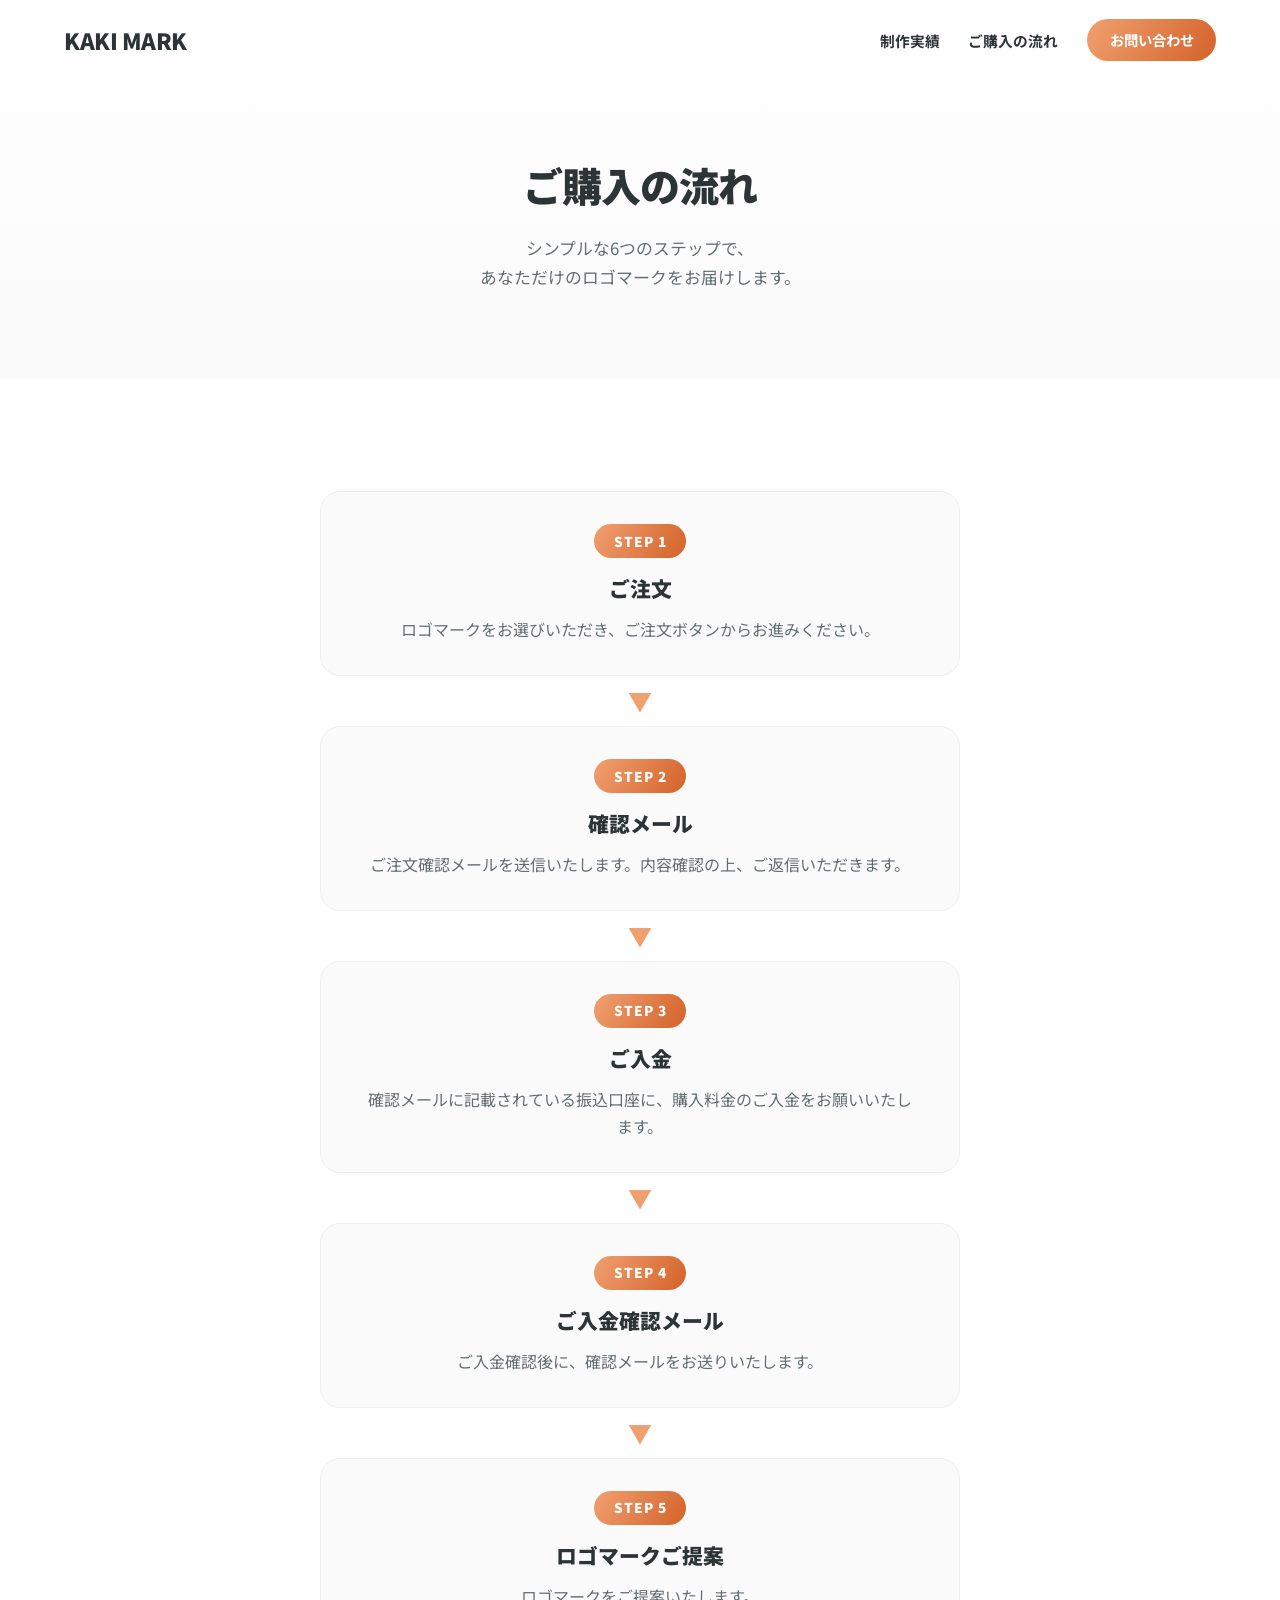
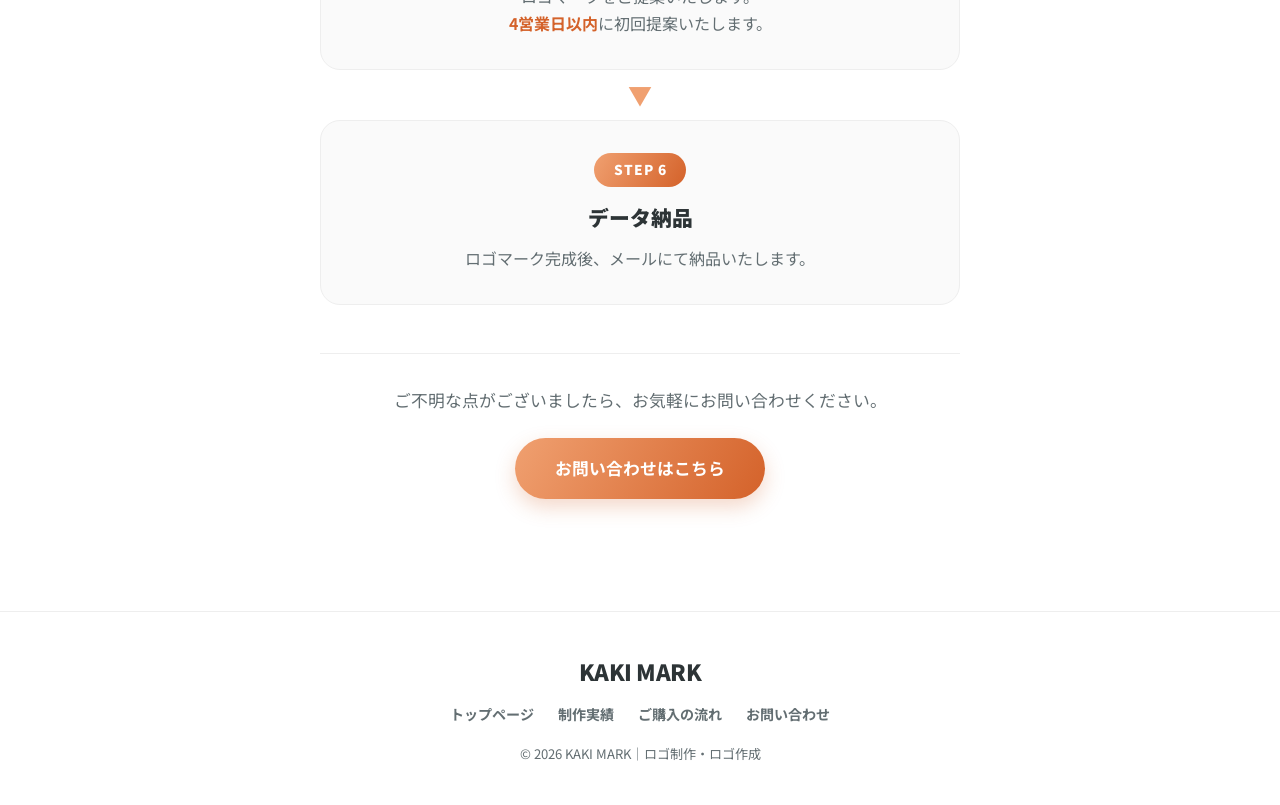
<file: flow.html>
<!DOCTYPE html>
<html lang="ja">

<head>
    <meta charset="UTF-8">
    <meta name="viewport" content="width=device-width, initial-scale=1.0">
    <title>ご購入の流れ｜KAKI MARK</title>
    <meta name="description" content="企業ロゴの購入方法をSTEP1からSTEP6まで分かりやすくご案内します。">
    <link rel="preconnect" href="https://fonts.googleapis.com">
    <link rel="preconnect" href="https://fonts.gstatic.com" crossorigin>
    <link href="https://fonts.googleapis.com/css2?family=Noto+Sans+JP:wght@400;700;900&display=swap" rel="stylesheet">
    <link rel="canonical" href="https://kaki-palette.github.io/logo-LP/flow.html">
    <link rel="stylesheet" href="style.css">
</head>

<body>
    <!-- Navbar -->
    <nav class="navbar">
        <a href="index.html" class="logo-text">KAKI MARK</a>
        <ul class="nav-links">
            <li><a href="index.html#gallery">制作実績</a></li>
            <li><a href="flow.html">ご購入の流れ</a></li>
            <li><a href="index.html#contact" class="btn-primary-sm">お問い合わせ</a></li>
        </ul>
        <button class="hamburger" id="hamburger" aria-label="メニューを開く">
            <span></span><span></span><span></span>
        </button>
    </nav>

    <!-- Flow Hero -->
    <header class="flow-hero">
        <div class="flow-hero-inner fade-in">
            <h1>ご購入の流れ</h1>
            <p>シンプルな6つのステップで、<br>あなただけのロゴマークをお届けします。</p>
        </div>
    </header>

    <!-- Steps Section -->
    <section class="steps-section section-padding">
        <div class="steps-container">

            <div class="step-card fade-in">
                <div class="step-number">STEP 1</div>
                <div class="step-label">ご注文</div>
                <p>ロゴマークをお選びいただき、ご注文ボタンからお進みください。</p>
            </div>

            <div class="step-arrow fade-in">▼</div>

            <div class="step-card fade-in">
                <div class="step-number">STEP 2</div>
                <div class="step-label">確認メール</div>
                <p>ご注文確認メールを送信いたします。内容確認の上、ご返信いただきます。</p>
            </div>

            <div class="step-arrow fade-in">▼</div>

            <div class="step-card fade-in">
                <div class="step-number">STEP 3</div>
                <div class="step-label">ご入金</div>
                <p>確認メールに記載されている振込口座に、購入料金のご入金をお願いいたします。</p>
            </div>

            <div class="step-arrow fade-in">▼</div>

            <div class="step-card fade-in">
                <div class="step-number">STEP 4</div>
                <div class="step-label">ご入金確認メール</div>
                <p>ご入金確認後に、確認メールをお送りいたします。</p>
            </div>

            <div class="step-arrow fade-in">▼</div>

            <div class="step-card fade-in">
                <div class="step-number">STEP 5</div>
                <div class="step-label">ロゴマークご提案</div>
                <p>ロゴマークをご提案いたします。<br><strong>4営業日以内</strong>に初回提案いたします。</p>
            </div>

            <div class="step-arrow fade-in">▼</div>

            <div class="step-card fade-in">
                <div class="step-number">STEP 6</div>
                <div class="step-label">データ納品</div>
                <p>ロゴマーク完成後、メールにて納品いたします。</p>
            </div>

        </div>

        <div class="steps-cta fade-in">
            <p>ご不明な点がございましたら、お気軽にお問い合わせください。</p>
            <a href="index.html#contact" class="btn-primary">お問い合わせはこちら</a>
        </div>
    </section>

    <!-- Footer -->
    <footer>
        <div class="footer-content">
            <div class="logo-text">KAKI MARK</div>
            <div class="footer-links">
                <a href="index.html">トップページ</a>
                <a href="index.html#gallery">制作実績</a>
                <a href="flow.html">ご購入の流れ</a>
                <a href="index.html#contact">お問い合わせ</a>
            </div>
            <p>&copy; 2026 KAKI MARK｜ロゴ制作・ロゴ作成</p>
        </div>
    </footer>

    <script src="script.js"></script>
</body>

</html>
</file>
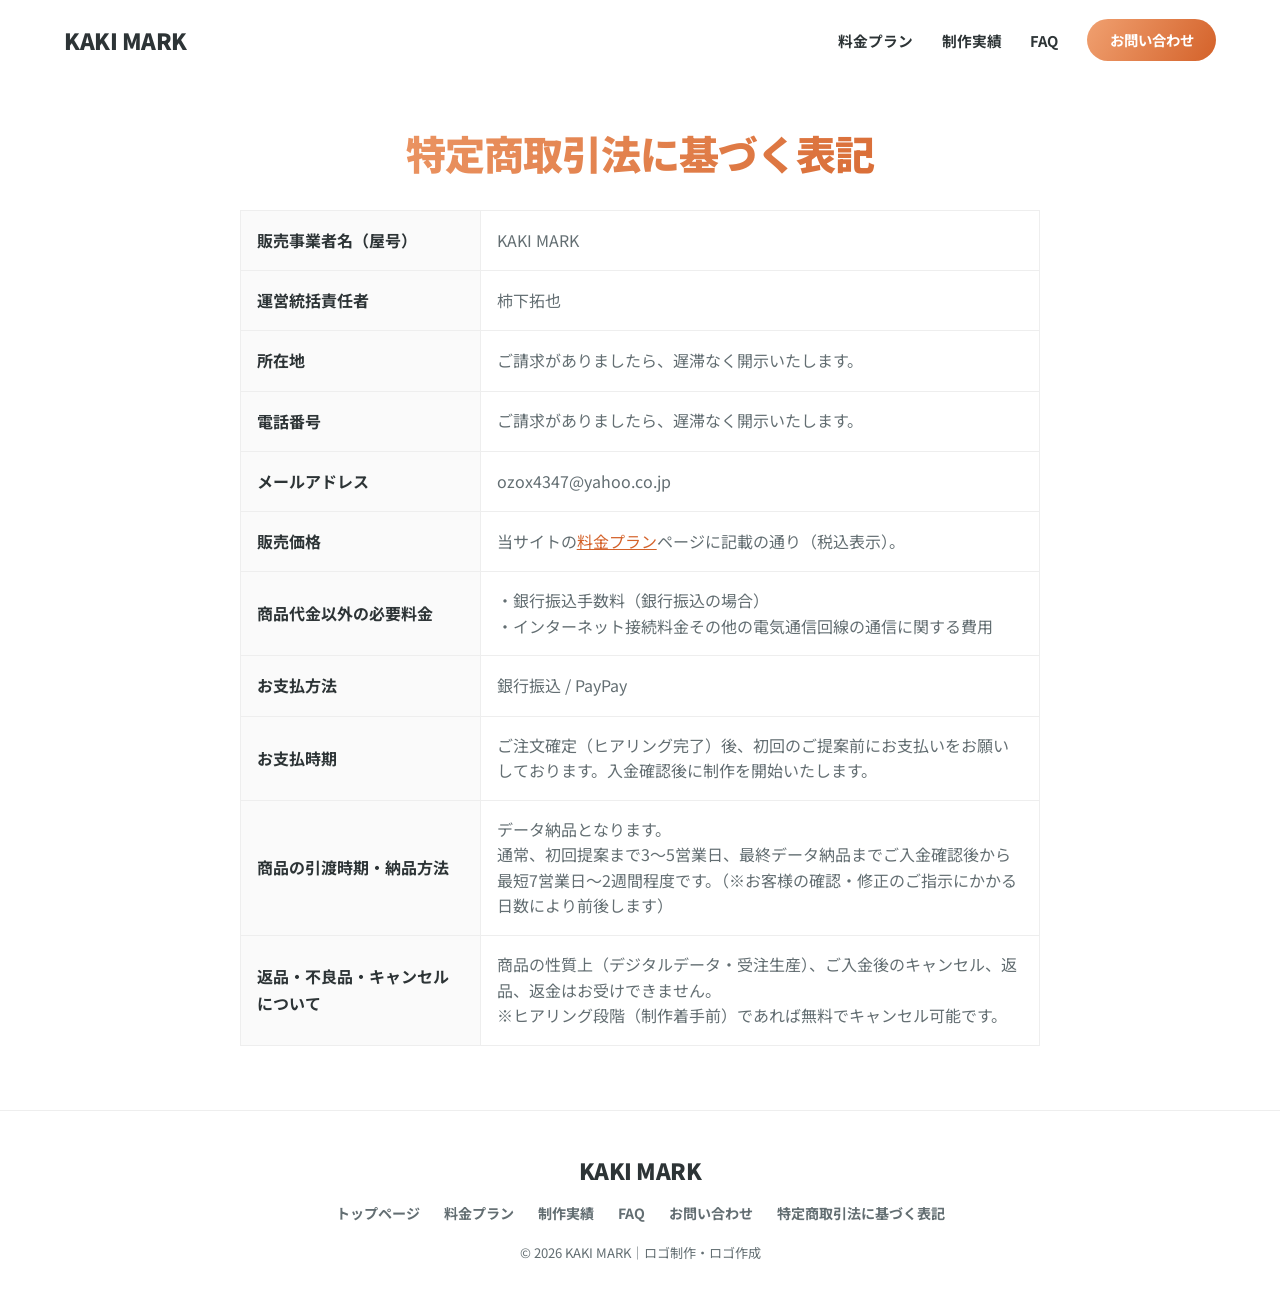
<file: law.html>
<!DOCTYPE html>
<html lang="ja">

<head>
    <meta charset="UTF-8">
    <meta name="viewport" content="width=device-width, initial-scale=1.0">
    <title>特定商取引法に基づく表記 | KAKI MARK</title>
    <meta name="description" content="KAKI MARKの特定商取引法に基づく表記です。">
    <!-- canonical: リポジトリ名確定後にURLを更新してください -->
    <link rel="canonical" href="https://kaki-palette.github.io/logo-LP/law.html">
    <link rel="preconnect" href="https://fonts.googleapis.com">
    <link rel="preconnect" href="https://fonts.gstatic.com" crossorigin>
    <link href="https://fonts.googleapis.com/css2?family=Noto+Sans+JP:wght@400;700;900&display=swap" rel="stylesheet">
    <link rel="stylesheet" href="style.css">
    <style>
        .law-section {
            background: #fff;
            padding: 8rem 5% 4rem;
        }
        .law-container {
            max-width: 800px;
            margin: 0 auto;
        }
        .law-table {
            width: 100%;
            border-collapse: collapse;
            margin-top: 2rem;
        }
        .law-table th, .law-table td {
            border: 1px solid #eee;
            padding: 1rem;
            text-align: left;
        }
        .law-table th {
            background-color: var(--bg-color);
            width: 30%;
            font-weight: 700;
        }
        .law-table td {
            color: var(--text-muted);
            line-height: 1.6;
        }
    </style>
</head>

<body>
    <!-- Navbar -->
    <nav class="navbar scrolled">
        <a href="index.html" class="logo-text">KAKI MARK</a>
        <ul class="nav-links">
            <li><a href="index.html#pricing">料金プラン</a></li>
            <li><a href="index.html#portfolio">制作実績</a></li>
            <li><a href="index.html#faq">FAQ</a></li>
            <li><a href="index.html#contact" class="btn-primary-sm">お問い合わせ</a></li>
        </ul>
        <!-- Mobile hamburger -->
        <button class="hamburger" id="hamburger" aria-label="メニューを開く">
            <span></span><span></span><span></span>
        </button>
    </nav>

    <!-- Law Section -->
    <section class="law-section">
        <div class="law-container">
            <h1 class="gradient-text" style="font-size: 2.5rem; text-align: center; margin-bottom: 2rem;">特定商取引法に基づく表記</h1>
            <table class="law-table">
                <tr>
                    <th>販売事業者名（屋号）</th>
                    <td>KAKI MARK</td>
                </tr>
                <tr>
                    <th>運営統括責任者</th>
                    <td>柿下拓也</td>
                </tr>
                <tr>
                    <th>所在地</th>
                    <td>ご請求がありましたら、遅滞なく開示いたします。</td>
                </tr>
                <tr>
                    <th>電話番号</th>
                    <td>ご請求がありましたら、遅滞なく開示いたします。</td>
                </tr>
                <tr>
                    <th>メールアドレス</th>
                    <td>ozox4347@yahoo.co.jp</td>
                </tr>
                <tr>
                    <th>販売価格</th>
                    <td>当サイトの<a href="index.html#pricing" style="color: var(--primary);">料金プラン</a>ページに記載の通り（税込表示）。</td>
                </tr>
                <tr>
                    <th>商品代金以外の必要料金</th>
                    <td>
                        ・銀行振込手数料（銀行振込の場合）<br>
                        ・インターネット接続料金その他の電気通信回線の通信に関する費用
                    </td>
                </tr>
                <tr>
                    <th>お支払方法</th>
                    <td>銀行振込 / PayPay</td>
                </tr>
                <tr>
                    <th>お支払時期</th>
                    <td>
                        ご注文確定（ヒアリング完了）後、初回のご提案前にお支払いをお願いしております。入金確認後に制作を開始いたします。
                    </td>
                </tr>
                <tr>
                    <th>商品の引渡時期・納品方法</th>
                    <td>
                        データ納品となります。<br>
                        通常、初回提案まで3〜5営業日、最終データ納品までご入金確認後から最短7営業日〜2週間程度です。（※お客様の確認・修正のご指示にかかる日数により前後します）
                    </td>
                </tr>
                <tr>
                    <th>返品・不良品・キャンセルについて</th>
                    <td>
                        商品の性質上（デジタルデータ・受注生産）、ご入金後のキャンセル、返品、返金はお受けできません。<br>
                        ※ヒアリング段階（制作着手前）であれば無料でキャンセル可能です。
                    </td>
                </tr>
            </table>
        </div>
    </section>

    <!-- Footer -->
    <footer>
        <div class="footer-content">
            <div class="logo-text">KAKI MARK</div>
            <div class="footer-links">
                <a href="index.html">トップページ</a>
                <a href="index.html#pricing">料金プラン</a>
                <a href="index.html#portfolio">制作実績</a>
                <a href="index.html#faq">FAQ</a>
                <a href="index.html#contact">お問い合わせ</a>
                <a href="law.html">特定商取引法に基づく表記</a>
            </div>
            <p>&copy; 2026 KAKI MARK｜ロゴ制作・ロゴ作成</p>
        </div>
    </footer>

    <script src="script.js"></script>
</body>

</html>
</file>
<file: style.css>
/* ===== Base Styles & Variables ===== */
:root {
    --bg-color: #fafafa;
    --text-main: #2d3436;
    --text-muted: #636e72;
    --primary: #d4622a;
    --primary-light: #f0a070;
    --primary-gradient: linear-gradient(135deg, #f0a070 0%, #ffe4cc 100%);
    --secondary-gradient: linear-gradient(120deg, #f0a070 0%, #d4622a 100%);
    --tertiary-gradient: linear-gradient(120deg, #84fab0 0%, #8fd3f4 100%);
    --accent-yellow: linear-gradient(135deg, #f6d365 0%, #f0a070 100%);
    --accent-blue: linear-gradient(135deg, #d4a574 0%, #ffe4cc 100%);
    --glass-bg: rgba(255, 255, 255, 0.85);
    --glass-border: rgba(255, 255, 255, 0.6);
    --card-shadow: 0 8px 32px rgba(0, 0, 0, 0.06);
    --font-main: 'Noto Sans JP', sans-serif;
    --transition: all 0.3s cubic-bezier(0.25, 0.8, 0.25, 1);
    --radius: 20px;
}

* {
    margin: 0;
    padding: 0;
    box-sizing: border-box;
}

html {
    scroll-behavior: smooth;
}

body {
    font-family: var(--font-main);
    background-color: var(--bg-color);
    color: var(--text-main);
    line-height: 1.7;
    overflow-x: hidden;
}

/* ===== Typography ===== */
h1, h2, h3, h4 {
    font-weight: 900;
    line-height: 1.25;
    color: var(--text-main);
}

h1 {
    font-size: 3.2rem;
    margin-bottom: 1.5rem;
    letter-spacing: -1px;
}

h2 {
    font-size: 2.2rem;
    margin-bottom: 0.8rem;
}

h3 {
    font-size: 1.2rem;
    margin-bottom: 0.5rem;
}

.gradient-text {
    background: var(--secondary-gradient);
    -webkit-background-clip: text;
    -webkit-text-fill-color: transparent;
    background-clip: text;
}

p {
    color: var(--text-muted);
    font-size: 1.05rem;
    margin-bottom: 1.5rem;
}

/* ===== Section Title ===== */
.section-title {
    text-align: center;
    max-width: 600px;
    margin: 0 auto 3.5rem;
}

.section-title h2 {
    position: relative;
    display: inline-block;
}

.section-title h2::after {
    content: '';
    position: absolute;
    bottom: -8px;
    left: 50%;
    transform: translateX(-50%);
    width: 50px;
    height: 4px;
    background: var(--primary-gradient);
    border-radius: 2px;
}

/* ===== Glass Card ===== */
.glass-card {
    background: var(--glass-bg);
    backdrop-filter: blur(16px);
    border: 1px solid var(--glass-border);
    border-radius: var(--radius);
    padding: 2.5rem;
    box-shadow: var(--card-shadow);
    transition: var(--transition);
}

.glass-card:hover {
    transform: translateY(-4px);
    box-shadow: 0 14px 40px rgba(212, 98, 42, 0.12);
}

/* ===== Buttons ===== */
.btn-primary, .btn-primary-sm {
    background: var(--secondary-gradient);
    color: #fff;
    border: none;
    border-radius: 50px;
    font-weight: 700;
    cursor: pointer;
    text-decoration: none;
    transition: var(--transition);
    display: inline-block;
    text-align: center;
}

.btn-primary {
    padding: 1rem 2.5rem;
    font-size: 1.05rem;
    box-shadow: 0 8px 20px rgba(212, 98, 42, 0.25);
}

.btn-primary-sm {
    padding: 0.55rem 1.4rem;
    font-size: 0.9rem;
}

.btn-primary:hover, .btn-primary-sm:hover {
    transform: translateY(-3px) scale(1.02);
    box-shadow: 0 12px 28px rgba(212, 98, 42, 0.35);
}

.btn-secondary {
    background: #fff;
    color: var(--text-main);
    border: 2px solid #ffeaa7;
    border-radius: 50px;
    padding: 0.9rem 2.2rem;
    font-size: 1.05rem;
    font-weight: 700;
    text-decoration: none;
    transition: var(--transition);
    display: inline-block;
    box-shadow: 0 4px 12px rgba(0, 0, 0, 0.04);
}

.btn-secondary:hover {
    border-color: var(--primary-light);
    transform: translateY(-3px);
    box-shadow: 0 8px 20px rgba(240, 160, 112, 0.18);
}

.btn-outline {
    background: transparent;
    color: #fff;
    border: 2px solid rgba(255,255,255,0.6);
    border-radius: 50px;
    padding: 0.9rem 2.2rem;
    font-size: 1.05rem;
    font-weight: 700;
    text-decoration: none;
    transition: var(--transition);
    display: inline-block;
}

.btn-outline:hover {
    background: rgba(255,255,255,0.15);
    border-color: #fff;
    transform: translateY(-3px);
}

.w-100 { width: 100%; }

/* ===== Navigation ===== */
.navbar {
    display: flex;
    justify-content: space-between;
    align-items: center;
    padding: 1.2rem 5%;
    position: fixed;
    top: 0;
    left: 0;
    width: 100%;
    z-index: 1000;
    transition: var(--transition);
}

.navbar.scrolled {
    background: rgba(255, 255, 255, 0.92);
    backdrop-filter: blur(20px);
    box-shadow: 0 2px 12px rgba(0, 0, 0, 0.06);
    padding: 0.8rem 5%;
}

.logo-text {
    font-size: 1.4rem;
    font-weight: 900;
    color: var(--text-main);
    text-decoration: none;
    letter-spacing: -0.5px;
}

.nav-links {
    display: flex;
    list-style: none;
    gap: 1.8rem;
    align-items: center;
}

.nav-links a:not(.btn-primary-sm) {
    color: var(--text-main);
    text-decoration: none;
    font-weight: 700;
    font-size: 0.92rem;
    transition: var(--transition);
}

.nav-links a:not(.btn-primary-sm):hover {
    color: var(--primary);
}

/* Hamburger */
.hamburger {
    display: none;
    background: none;
    border: none;
    cursor: pointer;
    flex-direction: column;
    gap: 5px;
    padding: 6px;
    z-index: 1001;
}

.hamburger span {
    display: block;
    width: 24px;
    height: 2.5px;
    background: var(--text-main);
    border-radius: 2px;
    transition: var(--transition);
}

/* ===== Layout ===== */
.section-padding {
    padding: 7rem 5%;
}

/* ===== Hero ===== */
.hero {
    min-height: 100vh;
    display: flex;
    align-items: center;
    justify-content: center;
    text-align: center;
    padding: 0 5%;
    position: relative;
    background: linear-gradient(180deg, #fff 0%, var(--bg-color) 100%);
}

.hero-inner {
    max-width: 780px;
}

.hero-tag {
    display: inline-block;
    background: var(--primary);
    color: #fff;
    font-size: 0.95rem;
    font-weight: 700;
    padding: 0.5rem 1.6rem;
    border-radius: 50px;
    margin-bottom: 1.5rem;
    box-shadow: 0 4px 12px rgba(212, 98, 42, 0.25);
    letter-spacing: 0.05em;
}

.hero-sub {
    font-size: 1.15rem;
    max-width: 560px;
    margin: 0 auto 2rem;
}

.hero-badges {
    display: flex;
    flex-wrap: wrap;
    justify-content: center;
    gap: 0.8rem;
    margin-bottom: 2.5rem;
}

.badge-item {
    display: flex;
    align-items: center;
    gap: 0.4rem;
    background: #fff;
    border: 1px solid #eee;
    border-radius: 50px;
    padding: 0.5rem 1.2rem;
    font-size: 0.88rem;
    font-weight: 700;
    color: var(--text-main);
    box-shadow: 0 2px 8px rgba(0,0,0,0.04);
    transition: var(--transition);
}

.badge-item:hover {
    border-color: var(--primary-light);
    box-shadow: 0 4px 12px rgba(245,87,108,0.12);
    transform: translateY(-2px);
}

.badge-icon {
    font-size: 1.1rem;
}

.hero-buttons {
    display: flex;
    gap: 1rem;
    justify-content: center;
    flex-wrap: wrap;
}

/* ===== Fit Section (適・不適) ===== */
.fit-section {
    background: #fff;
}

.fit-grid {
    display: grid;
    grid-template-columns: repeat(2, 1fr);
    gap: 2rem;
    max-width: 960px;
    margin: 0 auto;
}

.fit-card {
    padding: 2rem;
}

.fit-card h3 {
    font-size: 1.15rem;
    margin-bottom: 1.2rem;
    color: var(--text-main);
}

.fit-card ul {
    list-style: none;
    display: flex;
    flex-direction: column;
    gap: 0.7rem;
}

.fit-card ul li {
    font-size: 0.95rem;
    color: var(--text-muted);
    padding-left: 1.2rem;
    position: relative;
}

.fit-good ul li::before {
    content: '●';
    position: absolute;
    left: 0;
    color: #00b894;
    font-size: 0.6rem;
    top: 0.45rem;
}

.fit-caution ul li::before {
    content: '●';
    position: absolute;
    left: 0;
    color: #fdcb6e;
    font-size: 0.6rem;
    top: 0.45rem;
}

/* ===== Portfolio ===== */
.portfolio {
    background: var(--bg-color);
}

.portfolio-grid {
    display: grid;
    grid-template-columns: repeat(3, 1fr);
    gap: 2rem;
    max-width: 1100px;
    margin: 0 auto;
}

.portfolio-card {
    display: flex;
    flex-direction: column;
    overflow: hidden;
    padding: 0;
}

.portfolio-card:hover {
    transform: translateY(-4px);
}

.portfolio-img {
    aspect-ratio: 4 / 3;
    overflow: hidden;
    background: #f0f0f0;
}

.portfolio-img img {
    width: 100%;
    height: 100%;
    object-fit: cover;
    transition: transform 0.4s ease;
}

.portfolio-card:hover .portfolio-img img {
    transform: scale(1.05);
}

.portfolio-info {
    padding: 1.8rem;
}

.portfolio-tag {
    display: inline-block;
    background: var(--primary-gradient);
    color: #fff;
    font-size: 0.75rem;
    font-weight: 700;
    padding: 0.25rem 0.8rem;
    border-radius: 50px;
    margin-bottom: 0.8rem;
}

.portfolio-info h3 {
    font-size: 1.15rem;
    margin-bottom: 0.6rem;
}

.portfolio-desc {
    font-size: 0.92rem;
    margin-bottom: 1rem;
}

.portfolio-meta {
    display: flex;
    flex-wrap: wrap;
    gap: 0.8rem;
}

.portfolio-meta span {
    font-size: 0.8rem;
    color: var(--text-muted);
    background: #f8f9fa;
    padding: 0.3rem 0.8rem;
    border-radius: 8px;
}

/* ===== Testimonials ===== */
.testimonials {
    background: #fff;
}

.testimonial-grid {
    display: grid;
    grid-template-columns: repeat(2, 1fr);
    gap: 2rem;
    max-width: 1100px;
    margin: 0 auto;
}

.testimonial-card {
    padding: 2rem;
    text-align: center;
}

.testimonial-stars {
    color: #f6d365;
    font-size: 1.3rem;
    margin-bottom: 1rem;
    letter-spacing: 3px;
}

.testimonial-text {
    font-size: 0.95rem;
    color: var(--text-main);
    font-style: italic;
    margin-bottom: 1.2rem;
    line-height: 1.8;
}

.testimonial-author {
    display: flex;
    flex-direction: column;
    gap: 0.3rem;
}

.author-industry {
    font-size: 0.85rem;
    font-weight: 700;
    color: var(--text-main);
}

.author-purpose {
    font-size: 0.8rem;
    color: var(--text-muted);
}

/* ===== Mid CTA ===== */
.mid-cta {
    background: var(--secondary-gradient);
    padding: 4rem 5%;
    text-align: center;
}

.mid-cta h2 {
    color: #fff;
    font-size: 1.8rem;
    margin-bottom: 0.8rem;
}

.mid-cta p {
    color: rgba(255,255,255,0.85);
    margin-bottom: 2rem;
}

.mid-cta-buttons {
    display: flex;
    gap: 1rem;
    justify-content: center;
    flex-wrap: wrap;
}

.mid-cta .btn-primary {
    background: #fff;
    color: var(--primary);
}

.mid-cta .btn-primary:hover {
    box-shadow: 0 12px 28px rgba(0,0,0,0.2);
}

/* ===== Pricing ===== */
.pricing {
    background: var(--bg-color);
}

.pricing-grid {
    display: grid;
    grid-template-columns: repeat(3, 1fr);
    gap: 2rem;
    max-width: 1100px;
    margin: 0 auto;
}

.pricing-card {
    text-align: center;
    padding: 2.5rem 2rem;
    position: relative;
}

.pricing-popular {
    border: 2px solid var(--primary);
    transform: scale(1.03);
}

.pricing-popular:hover {
    transform: scale(1.03) translateY(-4px);
}

.pricing-badge {
    display: inline-block;
    background: var(--bg-color);
    font-weight: 900;
    font-size: 1rem;
    padding: 0.3rem 1.5rem;
    border-radius: 50px;
    margin-bottom: 1.2rem;
    color: var(--text-main);
}

.popular-badge {
    background: var(--secondary-gradient);
    color: #fff;
}

.popular-label {
    background: #ffeaa7;
    color: var(--text-main);
    font-size: 0.7rem;
    padding: 0.15rem 0.6rem;
    border-radius: 50px;
    margin-left: 0.4rem;
    vertical-align: middle;
}

.pricing-price {
    font-size: 2.5rem;
    font-weight: 900;
    color: var(--text-main);
    margin-bottom: 0.5rem;
}

.pricing-price span {
    font-size: 0.85rem;
    font-weight: 400;
    color: var(--text-muted);
}

.pricing-desc {
    font-size: 0.9rem;
    margin-bottom: 1.5rem;
}

.pricing-features {
    list-style: none;
    text-align: left;
    margin-bottom: 2rem;
    display: flex;
    flex-direction: column;
    gap: 0.6rem;
}

.pricing-features li {
    font-size: 0.92rem;
    padding: 0.3rem 0;
}

.pricing-features .included {
    color: var(--text-main);
}

.pricing-features .excluded {
    color: #b2bec3;
}

.pricing-note {
    text-align: center;
    max-width: 700px;
    margin: 2rem auto 0;
    font-size: 0.88rem;
}

/* ===== Deliverables ===== */
.deliverables {
    background: #fff;
}

.deliverables-grid {
    display: grid;
    grid-template-columns: repeat(2, 1fr);
    gap: 2rem;
    max-width: 1000px;
    margin: 0 auto;
}

.deliverable-card {
    padding: 2rem;
}

.deliverable-card h3 {
    font-size: 1.15rem;
    margin-bottom: 1.2rem;
}

.deliverable-card ul {
    list-style: none;
    display: flex;
    flex-direction: column;
    gap: 0.8rem;
    margin-bottom: 1rem;
}

.deliverable-card ul li {
    font-size: 0.92rem;
    color: var(--text-muted);
    line-height: 1.6;
}

.deliverable-card ul li strong {
    color: var(--text-main);
}

.deliverable-note {
    font-size: 0.85rem;
    color: var(--primary);
    margin-bottom: 0;
}

/* ===== Flow Timeline ===== */
.flow-section {
    background: var(--bg-color);
}

.flow-timeline {
    max-width: 640px;
    margin: 0 auto;
    display: flex;
    flex-direction: column;
    align-items: center;
}

.flow-step {
    display: flex;
    gap: 1.5rem;
    width: 100%;
    align-items: flex-start;
}

.flow-step-number {
    background: var(--secondary-gradient);
    color: #fff;
    font-weight: 900;
    font-size: 0.75rem;
    padding: 0.4rem 1rem;
    border-radius: 50px;
    white-space: nowrap;
    margin-top: 0.2rem;
    letter-spacing: 1px;
}

.flow-step-content {
    flex: 1;
}

.flow-step-content h3 {
    font-size: 1.1rem;
    margin-bottom: 0.4rem;
}

.flow-step-content p {
    font-size: 0.92rem;
    margin-bottom: 0.5rem;
}

.flow-days {
    font-size: 0.85rem;
    font-weight: 700;
    color: var(--primary);
}

.flow-connector {
    width: 2px;
    height: 30px;
    background: linear-gradient(180deg, var(--primary-light), transparent);
    margin: 0.5rem 0 0.5rem 2.6rem;
}

.flow-total {
    text-align: center;
    margin-top: 2.5rem;
    padding-top: 2rem;
    border-top: 1px solid #eee;
    max-width: 640px;
    margin-left: auto;
    margin-right: auto;
}

.flow-total p {
    font-size: 1rem;
}

.flow-total strong {
    color: var(--primary);
}

/* ===== FAQ ===== */
.faq {
    background: #fff;
}

.faq-list {
    max-width: 740px;
    margin: 0 auto;
    display: flex;
    flex-direction: column;
    gap: 0.8rem;
}

.faq-item {
    border: 1px solid #eee;
    border-radius: 14px;
    overflow: hidden;
    transition: var(--transition);
}

.faq-item:hover {
    border-color: var(--primary-light);
}

.faq-question {
    display: flex;
    justify-content: space-between;
    align-items: center;
    width: 100%;
    padding: 1.2rem 1.5rem;
    background: none;
    border: none;
    font-size: 1rem;
    font-weight: 700;
    color: var(--text-main);
    cursor: pointer;
    font-family: var(--font-main);
    text-align: left;
    gap: 1rem;
}

.faq-icon {
    font-size: 1.4rem;
    font-weight: 400;
    color: var(--primary);
    transition: transform 0.3s ease;
    flex-shrink: 0;
}

.faq-item.active .faq-icon {
    transform: rotate(45deg);
}

.faq-answer {
    max-height: 0;
    overflow: hidden;
    transition: max-height 0.35s ease, padding 0.35s ease;
    padding: 0 1.5rem;
}

.faq-item.active .faq-answer {
    max-height: 300px;
    padding: 0 1.5rem 1.2rem;
}

.faq-answer p {
    font-size: 0.95rem;
    margin-bottom: 0;
    line-height: 1.8;
}

/* ===== Operator ===== */
.operator {
    background: var(--bg-color);
}

.operator-card {
    max-width: 640px;
    margin: 0 auto;
    padding: 2.5rem;
}

.operator-card:hover {
    transform: none;
}

.operator-table {
    width: 100%;
    border-collapse: collapse;
}

.operator-table tr {
    border-bottom: 1px solid #f0f0f0;
}

.operator-table tr:last-child {
    border-bottom: none;
}

.operator-table th, .operator-table td {
    padding: 0.9rem 0.5rem;
    font-size: 0.95rem;
    text-align: left;
}

.operator-table th {
    color: var(--text-main);
    font-weight: 700;
    width: 35%;
    white-space: nowrap;
}

.operator-table td {
    color: var(--text-muted);
}

/* ===== Contact ===== */
.contact {
    background: #fff;
}

.contact-container {
    display: flex;
    gap: 3.5rem;
    max-width: 1000px;
    margin: 0 auto;
    background: #fff;
}

.contact-info {
    flex: 1;
}

.contact-info h2 {
    position: relative;
    display: inline-block;
}

.contact-info h2::after {
    content: '';
    position: absolute;
    bottom: -8px;
    left: 0;
    width: 40px;
    height: 4px;
    background: var(--primary-gradient);
    border-radius: 2px;
}

.contact-cta-options {
    display: flex;
    flex-direction: column;
    gap: 1rem;
    margin-top: 1.5rem;
}

.cta-option {
    display: flex;
    align-items: flex-start;
    gap: 0.8rem;
    padding: 1rem;
    border: 1px solid #f0f0f0;
    border-radius: 12px;
    transition: var(--transition);
}

.cta-option:hover {
    border-color: var(--primary-light);
    background: #fef9f9;
}

.cta-option-icon {
    font-size: 1.5rem;
    flex-shrink: 0;
    margin-top: 0.1rem;
}

.cta-option strong {
    font-size: 0.92rem;
    color: var(--text-main);
    display: block;
    margin-bottom: 0.2rem;
}

.cta-option p {
    font-size: 0.82rem;
    margin-bottom: 0;
    color: var(--text-muted);
}

.contact-form {
    flex: 1;
    display: flex;
    flex-direction: column;
    gap: 1.3rem;
}

.form-group {
    display: flex;
    flex-direction: column;
    gap: 0.4rem;
}

label {
    font-size: 0.88rem;
    font-weight: 700;
    color: var(--text-main);
}

input, textarea, select {
    background: #f8f9fa;
    border: 2px solid #e9ecef;
    border-radius: 12px;
    padding: 0.9rem 1rem;
    color: var(--text-main);
    font-family: var(--font-main);
    font-size: 1rem;
    transition: var(--transition);
}

input:focus, textarea:focus, select:focus {
    outline: none;
    border-color: var(--primary-light);
    background: #fff;
    box-shadow: 0 0 0 4px rgba(255, 154, 158, 0.15);
}

/* ===== Flow Page Hero ===== */
.flow-hero {
    padding: 10rem 5% 4rem;
    text-align: center;
    background: linear-gradient(180deg, #fff 0%, var(--bg-color) 100%);
}

.flow-hero-inner {
    max-width: 600px;
    margin: 0 auto;
}

.flow-hero h1 {
    font-size: 2.5rem;
}

/* ===== Steps (flow.html) ===== */
.steps-section {
    background: #fff;
}

.steps-container {
    max-width: 640px;
    margin: 0 auto;
    display: flex;
    flex-direction: column;
    align-items: center;
    gap: 0;
}

.step-card {
    width: 100%;
    background: var(--bg-color);
    border: 1px solid #eee;
    border-radius: var(--radius);
    padding: 2rem 2.5rem;
    text-align: center;
    transition: var(--transition);
}

.step-card:hover {
    transform: translateY(-3px);
    box-shadow: 0 10px 25px rgba(0, 0, 0, 0.06);
    border-color: var(--primary-light);
}

.step-number {
    display: inline-block;
    background: var(--secondary-gradient);
    color: #fff;
    font-weight: 900;
    font-size: 0.85rem;
    padding: 0.35rem 1.2rem;
    border-radius: 50px;
    margin-bottom: 0.8rem;
    letter-spacing: 1px;
}

.step-label {
    font-size: 1.3rem;
    font-weight: 900;
    margin-bottom: 0.6rem;
    color: var(--text-main);
}

.step-card p {
    margin-bottom: 0;
    font-size: 1rem;
}

.step-card p strong {
    color: var(--primary);
}

.step-arrow {
    font-size: 1.5rem;
    color: var(--primary-light);
    padding: 0.8rem 0;
    text-align: center;
    line-height: 1;
}

.steps-cta {
    text-align: center;
    margin-top: 3rem;
    padding-top: 2rem;
    border-top: 1px solid #eee;
    max-width: 640px;
    margin-left: auto;
    margin-right: auto;
}

/* ===== Footer ===== */
footer {
    padding: 2.5rem 5%;
    border-top: 1px solid #eee;
    text-align: center;
    background: #fff;
}

footer .logo-text {
    margin-bottom: 0.8rem;
    display: block;
}

.footer-links {
    display: flex;
    justify-content: center;
    gap: 1.5rem;
    margin-bottom: 1rem;
    flex-wrap: wrap;
}

.footer-links a {
    color: var(--text-muted);
    text-decoration: none;
    font-size: 0.88rem;
    font-weight: 700;
    transition: var(--transition);
}

.footer-links a:hover {
    color: var(--primary);
}

footer p {
    margin: 0;
    font-size: 0.82rem;
}

/* ===== Animations ===== */
.fade-in {
    opacity: 0;
    transform: translateY(24px);
    transition: opacity 0.7s ease-out, transform 0.7s ease-out;
}

.fade-in.appear {
    opacity: 1;
    transform: translateY(0);
}

.scroll-delay-1 { transition-delay: 0.15s; }
.scroll-delay-2 { transition-delay: 0.3s; }

/* ===== Responsive ===== */
@media (max-width: 900px) {
    h1 { font-size: 2.5rem; }

    .fit-grid,
    .portfolio-grid,
    .pricing-grid,
    .testimonial-grid,
    .deliverables-grid {
        grid-template-columns: 1fr;
    }

    .contact-container {
        flex-direction: column;
    }

    .pricing-popular {
        transform: none;
    }

    .pricing-popular:hover {
        transform: translateY(-4px);
    }
}

@media (max-width: 600px) {
    .nav-links {
        display: none;
        flex-direction: column;
        position: fixed;
        top: 0;
        left: 0;
        width: 100%;
        height: 100vh;
        background: rgba(255, 255, 255, 0.97);
        justify-content: center;
        align-items: center;
        gap: 2rem;
        z-index: 999;
    }

    .nav-links.active {
        display: flex;
    }

    .hamburger {
        display: flex;
    }

    .hamburger.active span:nth-child(1) {
        transform: rotate(45deg) translate(5px, 5px);
    }

    .hamburger.active span:nth-child(2) {
        opacity: 0;
    }

    .hamburger.active span:nth-child(3) {
        transform: rotate(-45deg) translate(5px, -5px);
    }

    h1 { font-size: 2rem; }

    .section-padding {
        padding: 4.5rem 5%;
    }

    h2 { font-size: 1.7rem; }

    .hero-badges {
        gap: 0.5rem;
    }

    .badge-item {
        font-size: 0.78rem;
        padding: 0.4rem 0.9rem;
    }

    .portfolio-grid {
        grid-template-columns: 1fr;
    }

    .step-card {
        padding: 1.5rem;
    }

    .contact-container {
        padding: 1.5rem;
    }

    .flow-step {
        flex-direction: column;
        gap: 0.5rem;
    }

    .flow-connector {
        margin-left: 0;
    }

    .mid-cta h2 {
        font-size: 1.4rem;
    }
}
</file>
